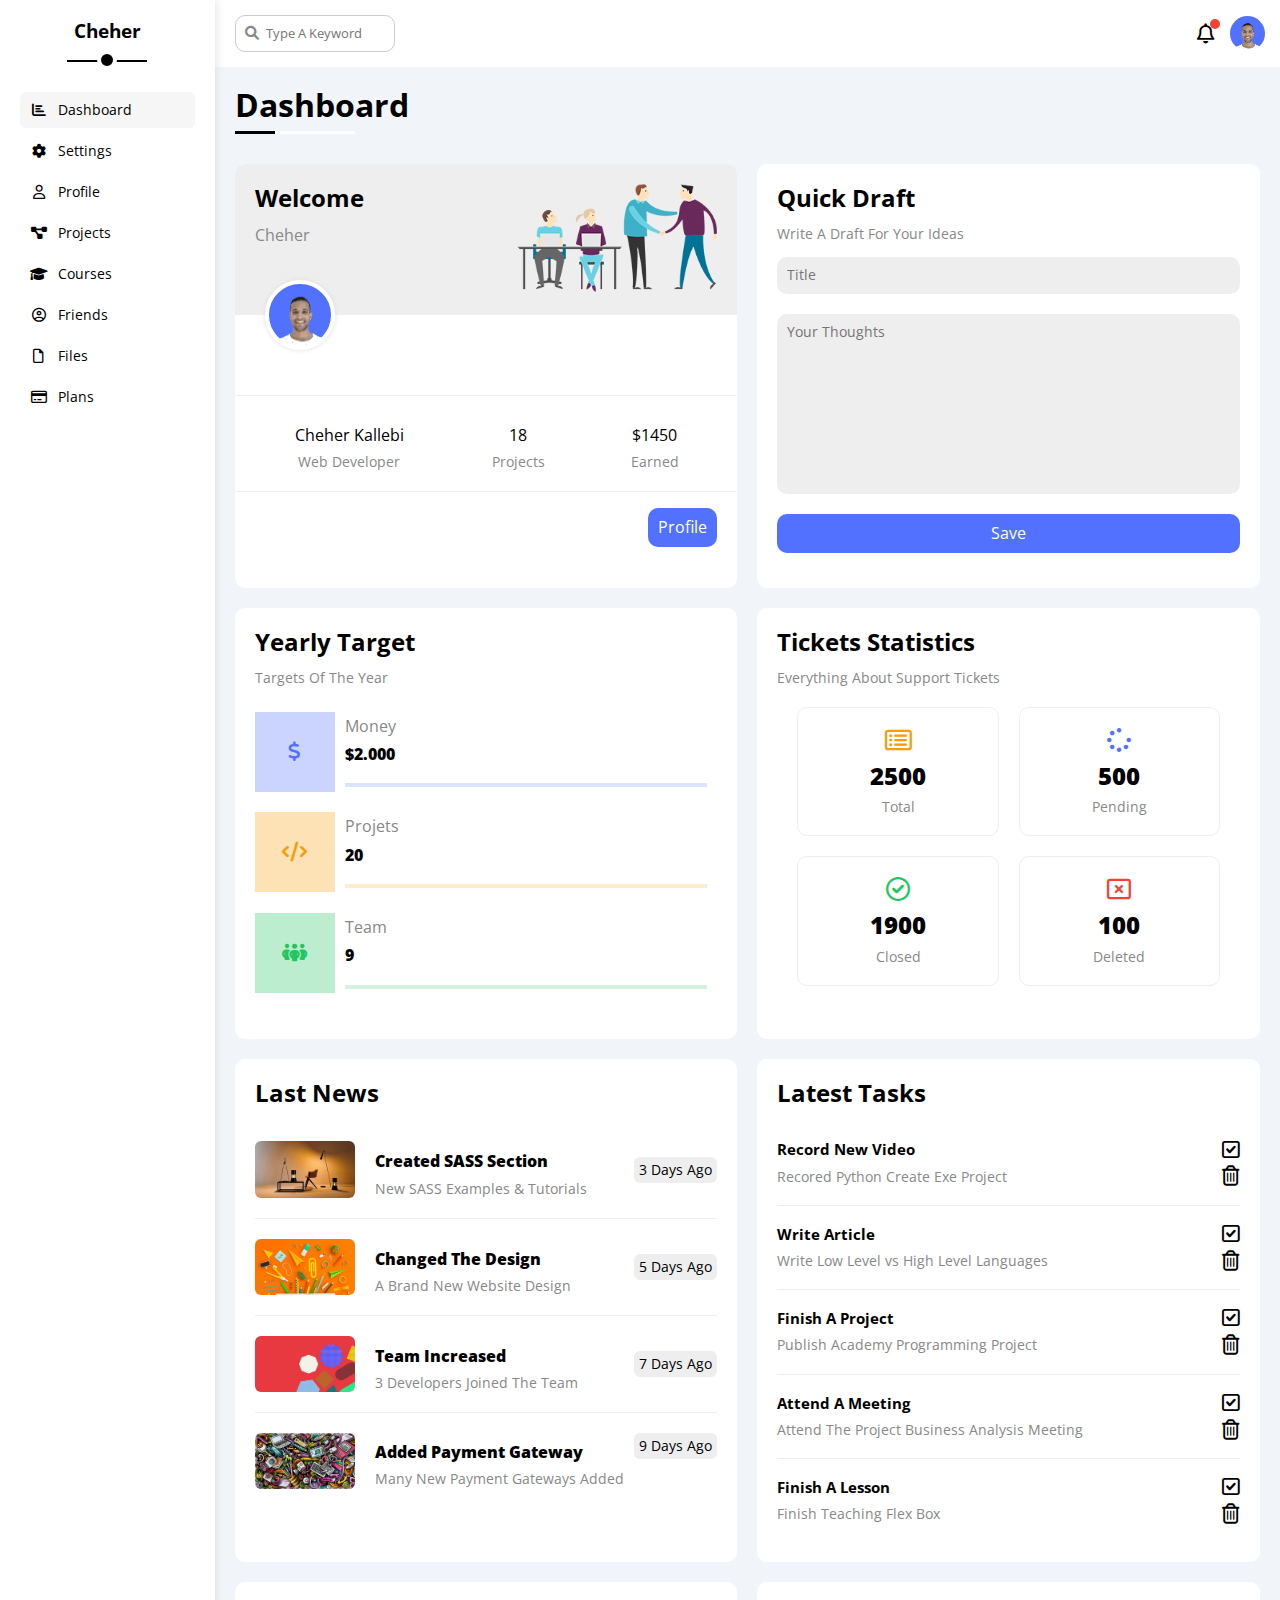
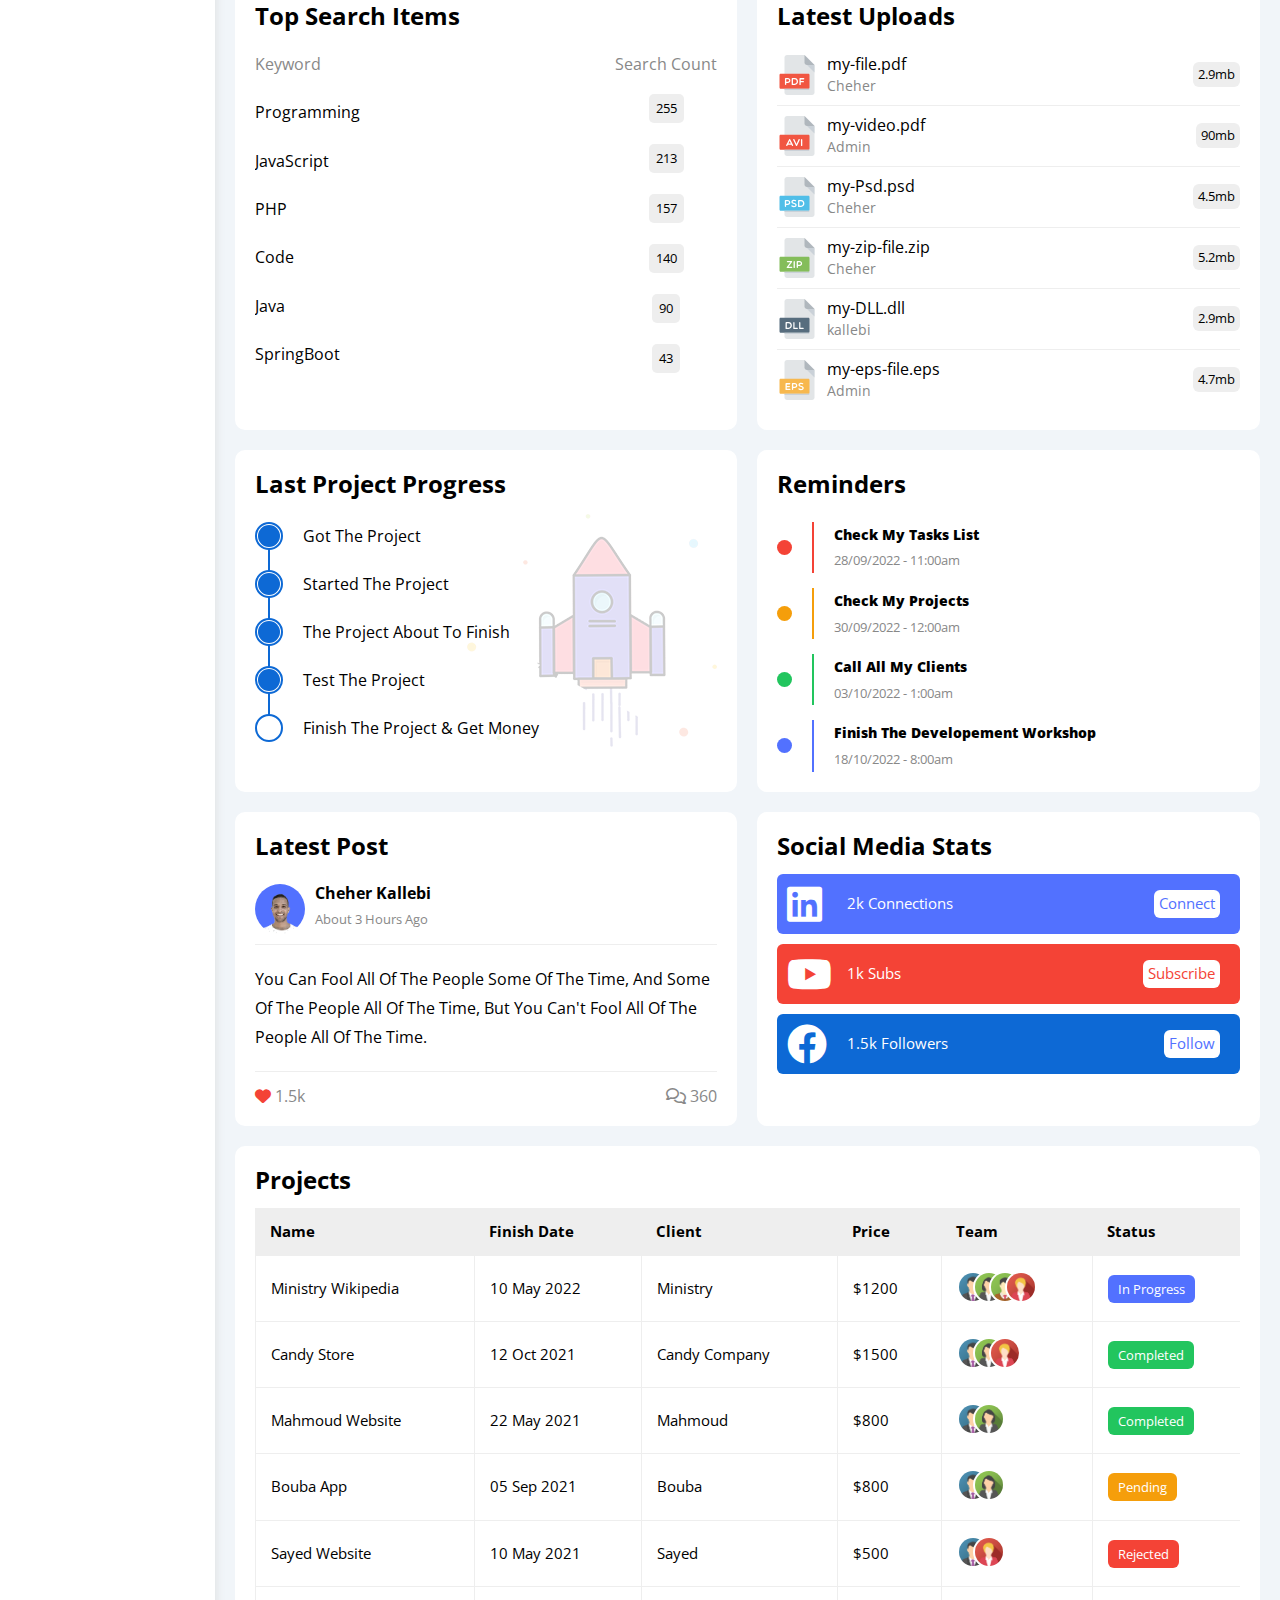
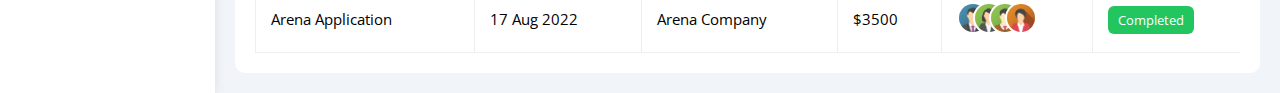
<file: index.html>
<!DOCTYPE html>
<html lang="en">
<head>
    <meta charset="UTF-8">
    <meta http-equiv="X-UA-Compatible" content="IE=edge">
    <meta name="viewport" content="width=device-width, initial-scale=1.0">
    <title>Dashboard</title>
    <!-- render normally all elements -->
    <link rel="stylesheet" href="CSS/normalize.css">
    <!-- framework css file  -->
    <link rel="stylesheet" href="CSS/framework.css">
    <!-- fontawesome Library  -->
    <link rel="stylesheet" href="CSS/all.min.css">
    <!-- main CSS file  -->
    <link rel="stylesheet" href="CSS/dashboard.css">
    <!-- google fonts -->
    <link rel="preconnect" href="https://fonts.googleapis.com">
    <link rel="preconnect" href="https://fonts.gstatic.com" crossorigin>
    <link href="https://fonts.googleapis.com/css2?family=Open+Sans:wght@300;500&#038display=swap" rel="stylesheet">
</head>
<body>
    <div class="page d-flex">
        <!-- start sidebar  -->
        <div class="sidebar bg-white p-20 p-relative">
            <h3 class="p-relative txt-c mt-0">Cheher</h3>
            <ul>
                <li>
                    <a class="active d-flex f-align-center fs-14 c-black rad-6 p-10" href="index.html">
                        <i class="fa-solid fa-chart-bar fa-fw"></i>
                        <span>Dashboard</span>
                    </a>
                </li>
                <li>
                    <a class="d-flex f-align-center fs-14 c-black rad-6 p-10" href="settings.html">
                        <i class="fa-solid fa-gear fa-fw"></i>
                        <span>Settings</span>
                    </a>
                </li>
                <li>
                    <a class="d-flex f-align-center fs-14 c-black rad-6 p-10" href="profile.html">
                        <i class="fa-regular fa-user fa-fw"></i>
                        <span>Profile</span>
                    </a>
                </li>
                <li>
                    <a class="d-flex f-align-center fs-14 c-black rad-6 p-10" href="projects.html">
                        <i class="fa-solid fa-diagram-project fa-fw"></i>
                        <span>Projects</span>
                    </a>
                </li>
                <li>
                    <a class="d-flex f-align-center fs-14 c-black rad-6 p-10" href="courses.html">
                        <i class="fa-solid fa-graduation-cap fa-fw"></i>
                        <span>Courses</span>
                    </a>
                </li>
                <li>
                    <a class="d-flex f-align-center fs-14 c-black rad-6 p-10" href="friends.html">
                        <i class="fa-regular fa-circle-user fa-fw"></i>
                        <span>Friends</span>
                    </a>
                </li>
                <li>
                    <a class="d-flex f-align-center fs-14 c-black rad-6 p-10" href="files.html">
                        <i class="fa-regular fa-file fa-fw"></i>
                        <span>Files</span>
                    </a>
                </li>
                <li>
                    <a class="d-flex f-align-center fs-14 c-black rad-6 p-10" href="plans.html">
                        <i class="fa-regular fa-credit-card fa-fw"></i>
                        <span>Plans</span>
                    </a>
                </li>
            </ul>
        </div>
        <!-- end sidebar  -->
        <!-- start main content  -->
        <div class="content w-full">
            <!-- start head  -->
            <div class="head bg-white p-15 flex-between">
                <div class="search p-relative">
                    <input type="search" placeholder="Type A Keyword" class="p-10 rad-10">
                </div>
                <div class="icons d-flex f-align-center">
                    <span class="notification p-relative">
                        <i class="fa-regular fa-bell fa-lg"></i>
                    </span>
                    <img src="images/avatar.jpg" class="rad-50" alt="">
                </div>
            </div>
            <h1 class="p-relative">Dashboard</h1>
            <!-- end head  -->
            <!-- start wrapper  -->
            <div class="wrapper d-grid gap-20">
                <!-- start welcome  -->
                <div class="welcome bg-white rad-10 txt-c-mobile d-block-mobile over-hidden">
                    <header class="d-flex p-20 f-space-between p-relative bg-eee">
                        <div class="title">
                            <h2>Welcome</h2>
                            <p>Cheher</p>
                        </div>
                        <div class="image">
                            <img class="hide-mobile" src="images/welcome.png" alt="welcome image">
                        </div>
                    </header>
                    <section class="p-relative">
                        <div class="info d-grid p-20 gap-20">
                            <div class="column">
                                <p class="p-10">Cheher Kallebi</p>
                                <p>Web Developer</p>
                            </div>
                            <div class="column">
                                <p class="p-10">18</p>
                                <p>Projects</p>
                            </div>
                            <div class="column">
                                <p class="p-10">$1450</p>
                                <p>Earned</p>
                            </div>
                        </div>
                        <a href="https://www.linkedin.com/in/cheher-kallebi/" target="_blank" class="p-absolute main-button">Profile</a>
                    </section>
                </div>
                <!-- end welcome  -->
                <!-- start QuickDraft -->
                <div class="quick-draft bg-white rad-10 p-20">
                    <h2>Quick Draft</h2>
                    <p class="c-grey fs-14">Write A Draft For Your Ideas</p>
                    <form name="EmailForm" class="d-flex mtb-15">
                        <input type="text" name="title" placeholder="Title" class="fs-14">
                        <textarea name="textarea" id="" cols="30" rows="10" placeholder="Your Thoughts" class="fs-14"></textarea>
                        <input type="submit" value="Save" class="main-button">
                    </form>
                </div>
                <!-- end QuickDraft  -->
                <!-- start Yearly Target -->
                <div class="yearly-target bg-white rad-10 p-20">
                    <h2>Yearly Target</h2>
                    <p class="c-grey fs-14">Targets Of The Year</p>
                    <div class="stat mtb-15">
                        <div class="row d-flex ptb-10">
                            <div class="icon flex-center">
                                <i class="fa-solid fa-dollar-sign"></i>
                            </div>
                            <div class="detail plr-10 ptb-5 flex-1">
                                <p class="c-grey">Money</p>
                                <p class="fw-b ptb-10">$2.000</p>
                                <div class="progress">
                                    <span style="width: 0;" data-width="80%">
                                        <span>80%</span>
                                    </span>
                                </div>
                            </div>
                        </div>
                        <div class="row d-flex ptb-10">
                            <div class="icon flex-center">
                                <i class="fa-solid fa-code"></i>
                            </div>
                            <div class="detail plr-10 ptb-5 flex-1">
                                <p class="c-grey ">Projets</p>
                                <p class="fw-b ptb-10">20</p>
                                <div class="progress">
                                    <span style="width: 0;" data-width="55%">
                                        <span>55%</span>
                                    </span>
                                </div>
                            </div>
                        </div>
                        <div class="row d-flex ptb-10">
                            <div class="icon flex-center">
                                <i class="fa-sharp fa-solid fa-people-group"></i>
                            </div>
                            <div class="detail plr-10 ptb-5 flex-1">
                                <p class="c-grey">Team</p>
                                <p class="fw-b ptb-10">9</p>
                                <div class="progress">
                                    <span style="width: 0;" data-width="75%">
                                        <span>75%</span>
                                    </span>
                                </div>
                            </div>
                        </div>
                    </div>
                </div>
                <!-- end Yearly Target -->
                <!-- start tickets statistics -->
                <div class="tickets bg-white rad-10 p-20">
                    <h2 class="pb-15">Tickets Statistics</h2>
                    <p class="c-grey fs-14">Everything About Support Tickets</p>
                    <div class="stats d-flex f-wrap gap-20 p-20">
                        <div class="case p-20 flex-center">
                            <i class="fa-regular fa-rectangle-list fs-15rem mb-10 c-orange"></i>
                            <span class="fs-15rem fw-b mb-10">2500</span>
                            <p class="c-grey fs-14">Total</p>
                        </div>
                        <div class="case p-20 flex-center">
                            <i class="fa-solid fa-spinner fs-15rem mb-10 c-blue"></i>
                            <span class="fs-15rem fw-b mb-10">500</span>
                            <p class="c-grey fs-14">Pending</p>
                        </div>
                        <div class="case p-20 flex-center">
                            <i class="fa-regular fa-circle-check fs-15rem mb-10 c-green"></i>
                            <span class="fs-15rem fw-b mb-10">1900</span>
                            <p class="c-grey fs-14">Closed</p>
                        </div>
                        <div class="case p-20 flex-center">
                            <i class="fa-regular fa-rectangle-xmark fs-15rem mb-10 c-red"></i>
                            <span class="fs-15rem fw-b mb-10">100</span>
                            <p class="c-grey fs-14">Deleted</p>
                        </div>
                    </div>
                </div>
                <!-- end ticket statistics -->
                <!-- start last news -->
                <div class="last-news bg-white rad-10 p-20 txt-c-mobile">
                    <h2 class="pb-15">Last News</h2>
                    <div class="news-row w-full d-flex gap-20 ptb-20 p-relative d-block-mobile">
                        <img src="images/news-01.png" class="w-full rad-6" alt="">
                        <div class="info">
                            <p class="fw-b ptb-10">Created SASS Section</p>
                            <p class="c-grey fs-14">New SASS Examples & Tutorials</p>
                        </div>
                        <span class="fs-14 rad-6 bg-eee p-5">3 Days Ago</span>
                    </div>
                    <div class="news-row w-full d-flex gap-20 ptb-20 p-relative d-block-mobile">
                        <img src="images/news-02.png" class="rad-6" alt="">
                        <div class="info">
                            <p class="fw-b ptb-10">Changed The Design</p>
                            <p class="c-grey fs-14">A Brand New Website Design</p>
                        </div>
                        <span class="fs-14 rad-6 bg-eee p-5">5 Days Ago</span>
                    </div>
                    <div class="news-row w-full d-flex gap-20 ptb-20 p-relative d-block-mobile">
                        <img src="images/news-03.png" class="rad-6" alt="">
                        <div class="info">
                            <p class="fw-b ptb-10">Team Increased</p>
                            <p class="c-grey fs-14">3 Developers Joined The Team</p>
                        </div>
                        <span class="fs-14 rad-6 bg-eee p-5">7 Days Ago</span>
                    </div>
                    <div class="news-row w-full d-flex gap-20 ptb-20 p-relative d-block-mobile">
                        <img src="images/news-04.png" class="rad-6" alt="">
                        <div class="info">
                            <p class="fw-b ptb-10">Added Payment Gateway</p>
                            <p class="c-grey fs-14">Many New Payment Gateways Added</p>
                        </div>
                        <span class="fs-14 rad-6 bg-eee p-5">9 Days Ago</span>
                    </div>
                </div>
                <!-- end last news -->
                <!-- start Latest Tasks -->
                <div class="latest-task bg-white rad-10 p-20">
                    <h2 class="pb-15">Latest Tasks</h2>
                    <div class="tasks">
                        <div class="task ptb-15 d-flex">
                            <div class="info">
                                <h3 class="fs-15 ptb-5" contenteditable="true">Record New Video</h3>
                                <p class="fs-14 c-grey ptb-5" contenteditable="true">Recored Python Create Exe Project</p>
                            </div>
                            <div class="icons d-flex">
                                <i class="fa-regular fa-square-check fs-125rem"></i>
                                <i class="fa-regular fa-trash-can fs-125rem delete"></i>
                            </div>
                        </div>
                        <div class="task ptb-15 d-flex">
                            <div class="info">
                                <h3 class="fs-15 ptb-5" contenteditable="true">Write Article</h3>
                                <p class="fs-14 c-grey ptb-5" contenteditable="true">Write Low Level vs High Level Languages</p>
                            </div>
                            <div class="icons d-flex">
                                <i class="fa-regular fa-square-check fs-125rem"></i>
                                <i class="fa-regular fa-trash-can fs-125rem delete"></i>
                            </div>
                        </div>
                        <div class="task ptb-15 d-flex">
                            <div class="info">
                                <h3 class="fs-15 ptb-5" contenteditable="true">Finish A Project</h3>
                                <p class="fs-14 c-grey ptb-5" contenteditable="true">Publish Academy Programming Project</p>
                            </div>
                            <div class="icons d-flex">
                                <i class="fa-regular fa-square-check fs-125rem"></i>
                                <i class="fa-regular fa-trash-can fs-125rem delete"></i>
                            </div>
                        </div>
                        <div class="task ptb-15 d-flex">
                            <div class="info">
                                <h3 class="fs-15 ptb-5" contenteditable="true">Attend A Meeting</h3>
                                <p class="fs-14 c-grey ptb-5" contenteditable="true">Attend The Project Business Analysis Meeting</p>
                            </div>
                            <div class="icons d-flex">
                                <i class="fa-regular fa-square-check fs-125rem"></i>
                                <i class="fa-regular fa-trash-can fs-125rem delete"></i>
                            </div>
                        </div>
                        <div class="task ptb-15 d-flex">
                            <div class="info">
                                <h3 class="fs-15 ptb-5" contenteditable="true">Finish A Lesson</h3>
                                <p class="fs-14 c-grey ptb-5" contenteditable="true">Finish Teaching Flex Box</p>
                            </div>
                            <div class="icons d-flex">
                                <i class="fa-regular fa-square-check fs-125rem"></i>
                                <i class="fa-regular fa-trash-can fs-125rem delete"></i>
                            </div>
                        </div>
                    </div>
                </div>
                <!-- end Latest Tasks -->
                <!-- start Top Search  -->
                <div class="top-search bg-white p-20 rad-10">
                    <h2 class="pb-15">Top Search Items</h2>
                    <div class="content d-flex f-j-between">
                        <div class="keyword d-flex">
                            <span class="c-grey mt-10">Keyword</span>
                            <span>Programming</span>
                            <span>JavaScript</span>
                            <span>PHP</span>
                            <span>Code</span>
                            <span>Java</span>
                            <span>SpringBoot</span>
                        </div>
                        <div class="search-count d-flex">
                            <span class="c-grey mt-10">Search Count</span>
                            <span>255</span>
                            <span>213</span>
                            <span>157</span>
                            <span>140</span>
                            <span>90</span>
                            <span>43</span>
                        </div>
                    </div>
                </div>
                <!-- end Top search  -->
                <!-- start Uploads -->
                <div class="uploads bg-white p-20 rad-10">
                    <h2 class="pb-15">Latest Uploads</h2>
                    <div class="files d-flex">
                        <div class="upload-row d-flex f-align-center ptb-10">
                            <img src="images/pdf.svg" class="w-40" alt="">
                            <div class="info flex-1 plr-10">
                                <p class="mb-5">my-file.pdf</p>
                                <p class="fs-14 c-grey">Cheher</p>
                            </div>
                            <span class="p-5 bg-eee rad-6 fs-13">2.9mb</span>
                        </div>
                        <div class="upload-row d-flex f-align-center ptb-10">
                            <img src="images/avi.svg" class="w-40" alt="">
                            <div class="info flex-1 plr-10">
                                <p class="mb-5">my-video.pdf</p>
                                <p class="fs-14 c-grey">Admin</p>
                            </div>
                            <span class="p-5 bg-eee rad-6 fs-13">90mb</span>
                        </div>
                        <div class="upload-row d-flex f-align-center ptb-10">
                            <img src="images/psd.svg" class="w-40" alt="">
                            <div class="info flex-1 plr-10">
                                <p class="mb-5">my-Psd.psd</p>
                                <p class="fs-14 c-grey">Cheher</p>
                            </div>
                            <span class="p-5 bg-eee rad-6 fs-13">4.5mb</span>
                        </div>
                        <div class="upload-row d-flex f-align-center ptb-10">
                            <img src="images/zip.svg" class="w-40" alt="">
                            <div class="info flex-1 plr-10">
                                <p class="mb-5">my-zip-file.zip</p>
                                <p class="fs-14 c-grey">Cheher</p>
                            </div>
                            <span class="p-5 bg-eee rad-6 fs-13">5.2mb</span>
                        </div>
                        <div class="upload-row d-flex f-align-center ptb-10">
                            <img src="images/dll.svg" class="w-40" alt="">
                            <div class="info flex-1 plr-10">
                                <p class="mb-5">my-DLL.dll</p>
                                <p class="fs-14 c-grey">kallebi</p>
                            </div>
                            <span class="p-5 bg-eee rad-6 fs-13">2.9mb</span>
                        </div>
                        <div class="upload-row d-flex f-align-center ptb-10">
                            <img src="images/eps.svg" class="w-40" alt="">
                            <div class="info flex-1 plr-10">
                                <p class="mb-5">my-eps-file.eps</p>
                                <p class="fs-14 c-grey">Admin</p>
                            </div>
                            <span class="p-5 bg-eee rad-6 fs-13">4.7mb</span>
                        </div>
                    </div>
                </div>
                <!-- end Uploads -->
                <!-- start Last Project  -->
                <div class="last-project bg-white p-20 rad-10">
                    <h2 class="pb-15">Last Project Progress</h2>
                    <div class="progress p-relative">
                        <div class="step d-flex f-align-center gap-20 ptb-10">
                            <span class="rad-50"><span class="rad-50"></span></span>
                            <p>Got The Project</p>
                        </div>
                        <div class="step d-flex f-align-center gap-20 ptb-10">
                            <span class="rad-50"><span class="rad-50"></span></span>
                            <p>Started The Project</p>
                        </div>
                        <div class="step d-flex f-align-center gap-20 ptb-10">
                            <span class="rad-50"><span class="rad-50"></span></span>
                            <p>The Project About To Finish</p>
                        </div>
                        <div class="step d-flex f-align-center gap-20 ptb-10">
                            <span class="rad-50"><span class="rad-50"></span></span>
                            <p>Test The Project</p>
                        </div>
                        <div class="step d-flex f-align-center gap-20 ptb-10">
                            <span class="rad-50"></span>
                            <p>Finish The Project & Get Money</p>
                        </div>
                        <img src="images/project.png" class="p-absolute" alt="">
                    </div>
                </div>
                <!-- end Last Project  -->
                <!-- start reminders  -->
                <div class="reminders bg-white rad-10 p-20">
                    <h2 class="pb-15">Reminders</h2>
                    <ul class="mt-10">
                        <li class="d-flex f-align-center mb-15">
                            <span class="rad-50 mr-20"></span>
                            <div class="content plr-10">
                                <p class="fs-14 fw-b ptb-5 plr-10">Check My Tasks List</p>
                                <p class="fs-13 ptb-5 plr-10 c-grey">28/09/2022 - 11:00am</p>
                            </div>
                        </li>
                        <li class="d-flex f-align-center mb-15">
                            <span class="rad-50 mr-20"></span>
                            <div class="content plr-10">
                                <p class="fs-14 fw-b ptb-5 plr-10">Check My Projects</p>
                                <p class="fs-13 ptb-5 plr-10 c-grey">30/09/2022 - 12:00am</p>
                            </div>
                        </li>
                        <li class="d-flex f-align-center mb-15">
                            <span class="rad-50 mr-20"></span>
                            <div class="content plr-10">
                                <p class="fs-14 fw-b ptb-5 plr-10">Call All My Clients</p>
                                <p class="fs-13 ptb-5 plr-10 c-grey">03/10/2022 - 1:00am</p>
                            </div>
                        </li>
                        <li class="d-flex f-align-center">
                            <span class="rad-50 mr-20"></span>
                            <div class="content plr-10">
                                <p class="fs-14 fw-b ptb-5 plr-10">Finish The Developement Workshop</p>
                                <p class="fs-13 ptb-5 plr-10 c-grey">18/10/2022 - 8:00am</p>
                            </div>
                        </li>
                    </ul>
                </div>
                <!-- end reminders  -->
                <!-- start latest post  -->
                <div class="post bg-white rad-10 p-20">
                    <h2 class="pb-15">Latest Post</h2>
                    <div class="head d-flex ptb-10">
                        <img src="images/avatar.jpg" class="w-50 rad-50" alt="">
                        <div class="info plr-10">
                            <h4 class="mb-10">Cheher Kallebi</h4>
                            <p class="c-grey fs-13">About 3 Hours Ago</p>
                        </div>
                    </div>
                    <div class="publication ptb-20">
                        <p>You Can Fool All Of The People Some Of The Time, And Some Of The People All Of The Time, But You Can't Fool All Of The People All Of The Time.</p>
                    </div>
                    <div class="reactions flex-between mt-15">
                        <div class="react">
                            <i class="fa-solid fa-heart c-red"></i>
                            <span class="c-grey">1.5k</span>
                        </div>
                        <div class="comment c-grey">
                            <i class="fa-regular fa-comments"></i>
                            <span>360</span>
                        </div>
                    </div>
                </div>
                <!-- end latest post  -->
                <!-- start social media -->
                <div class="social-media bg-white p-20 rad-10">
                    <h2 class="pb-15">Social Media Stats</h2>
                    <ul>
                        <li class="d-flex f-align-center rad-6 mb-10">
                            <div class="media d-flex f-align-center flex-1">
                                <i class="fa-brands fa-linkedin"></i>
                                <p class="c-white plr-10 fs-15">2k Connections</p>
                            </div>
                            <a href="https://www.linkedin.com/in/cheher-kallebi/" target="_blank" class="p-5 mr-20 rad-6 c-blue bg-white fs-15">Connect</a>
                        </li>
                        <li class="d-flex f-align-center rad-6 mb-10">
                            <div class="media d-flex f-align-center flex-1">
                                <i class="fa-brands fa-youtube"></i>
                                <p class="c-white plr-10 fs-15">1k Subs</p>
                            </div>
                            <a href="https://www.linkedin.com/in/cheher-kallebi/" target="_blank" class="p-5 mr-20 rad-6 c-red bg-white fs-15">Subscribe</a>
                        </li>
                        <li class="d-flex f-align-center rad-6">
                            <div class="media d-flex f-align-center flex-1">
                                <i class="fa-brands fa-facebook"></i>
                                <p class="c-white plr-10 fs-15">1.5k Followers</p>
                            </div>
                            <a href="https://www.facebook.com/cheher.blez.9/" target="_blank" class="p-5 mr-20 rad-6 c-blue bg-white fs-15">Follow</a>
                        </li>
                    </ul>
                </div>
                <!-- end social media -->
            </div>
            <!-- end wrapper  -->
            <!-- start projects table  -->
            <div class="projects p-20 bg-white rad-10 m-20">
                <h2 class="pb-15">Projects</h2>
                <div class="responsive-table">
                    <table class="fs-15 w-full">
                        <thead>
                            <td>Name</td>
                            <td>Finish Date</td>
                            <td>Client</td>
                            <td>Price</td>
                            <td>Team</td>
                            <td>Status</td>
                        </thead>
                        <tbody>
                            <tr>
                                <td>Ministry Wikipedia</td>
                                <td>10 May 2022</td>
                                <td>Ministry</td>
                                <td>$1200</td>
                                <td>
                                    <img src="images/team-01.png" alt="">
                                    <img src="images/team-02.png" alt="">
                                    <img src="images/team-03.png" alt="">
                                    <img src="images/team-05.png" alt="">
                                </td>
                                <td>
                                    <span class="label bg-blue c-white">In Progress</span>
                                </td>
                            </tr>
                            <tr>
                                <td>Candy Store</td>
                                <td>12 Oct 2021</td>
                                <td>Candy Company</td>
                                <td>$1500</td>
                                <td>
                                    <img src="images/team-01.png" alt="">
                                    <img src="images/team-02.png" alt="">
                                    <img src="images/team-05.png" alt="">
                                </td>
                                <td>
                                    <span class="label bg-green c-white">Completed</span>
                                </td>
                            </tr>
                            <tr>
                                <td>Mahmoud Website</td>
                                <td>22 May 2021</td>
                                <td>Mahmoud</td>
                                <td>$800</td>
                                <td>
                                    <img src="images/team-01.png" alt="">
                                    <img src="images/team-02.png" alt="">
                                </td>
                                <td>
                                    <span class="label bg-green c-white">Completed</span>
                                </td>
                            </tr>
                            <tr>
                                <td>Bouba App</td>
                                <td>05 Sep 2021</td>
                                <td>Bouba</td>
                                <td>$800</td>
                                <td>
                                    <img src="images/team-01.png" alt="">
                                    <img src="images/team-02.png" alt="">
                                </td>
                                <td>
                                    <span class="label bg-orange c-white">Pending</span>
                                </td>
                            </tr>
                            <tr>
                                <td>Sayed Website</td>
                                <td>10 May 2021</td>
                                <td>Sayed</td>
                                <td>$500</td>
                                <td>
                                    <img src="images/team-01.png" alt="">
                                    <img src="images/team-05.png" alt="">
                                </td>
                                <td>
                                    <span class="label bg-red c-white">Rejected</span>
                                </td>
                            </tr>
                            <tr>
                                <td>Arena Application</td>
                                <td>17 Aug 2022</td>
                                <td>Arena Company</td>
                                <td>$3500</td>
                                <td>
                                    <img src="images/team-01.png" alt="">
                                    <img src="images/team-02.png" alt="">
                                    <img src="images/team-03.png" alt="">
                                    <img src="images/team-04.png" alt="">
                                </td>
                                <td>
                                    <span class="label bg-green c-white">Completed</span>
                                </td>
                            </tr>
                        </tbody>
                    </table>
                </div>
            </div>
            <!-- end projects table  -->
        </div>
        <!-- end main content -->
    </div>
    <script src="JavaScript/main.js"></script>
</body>
</html>
</file>
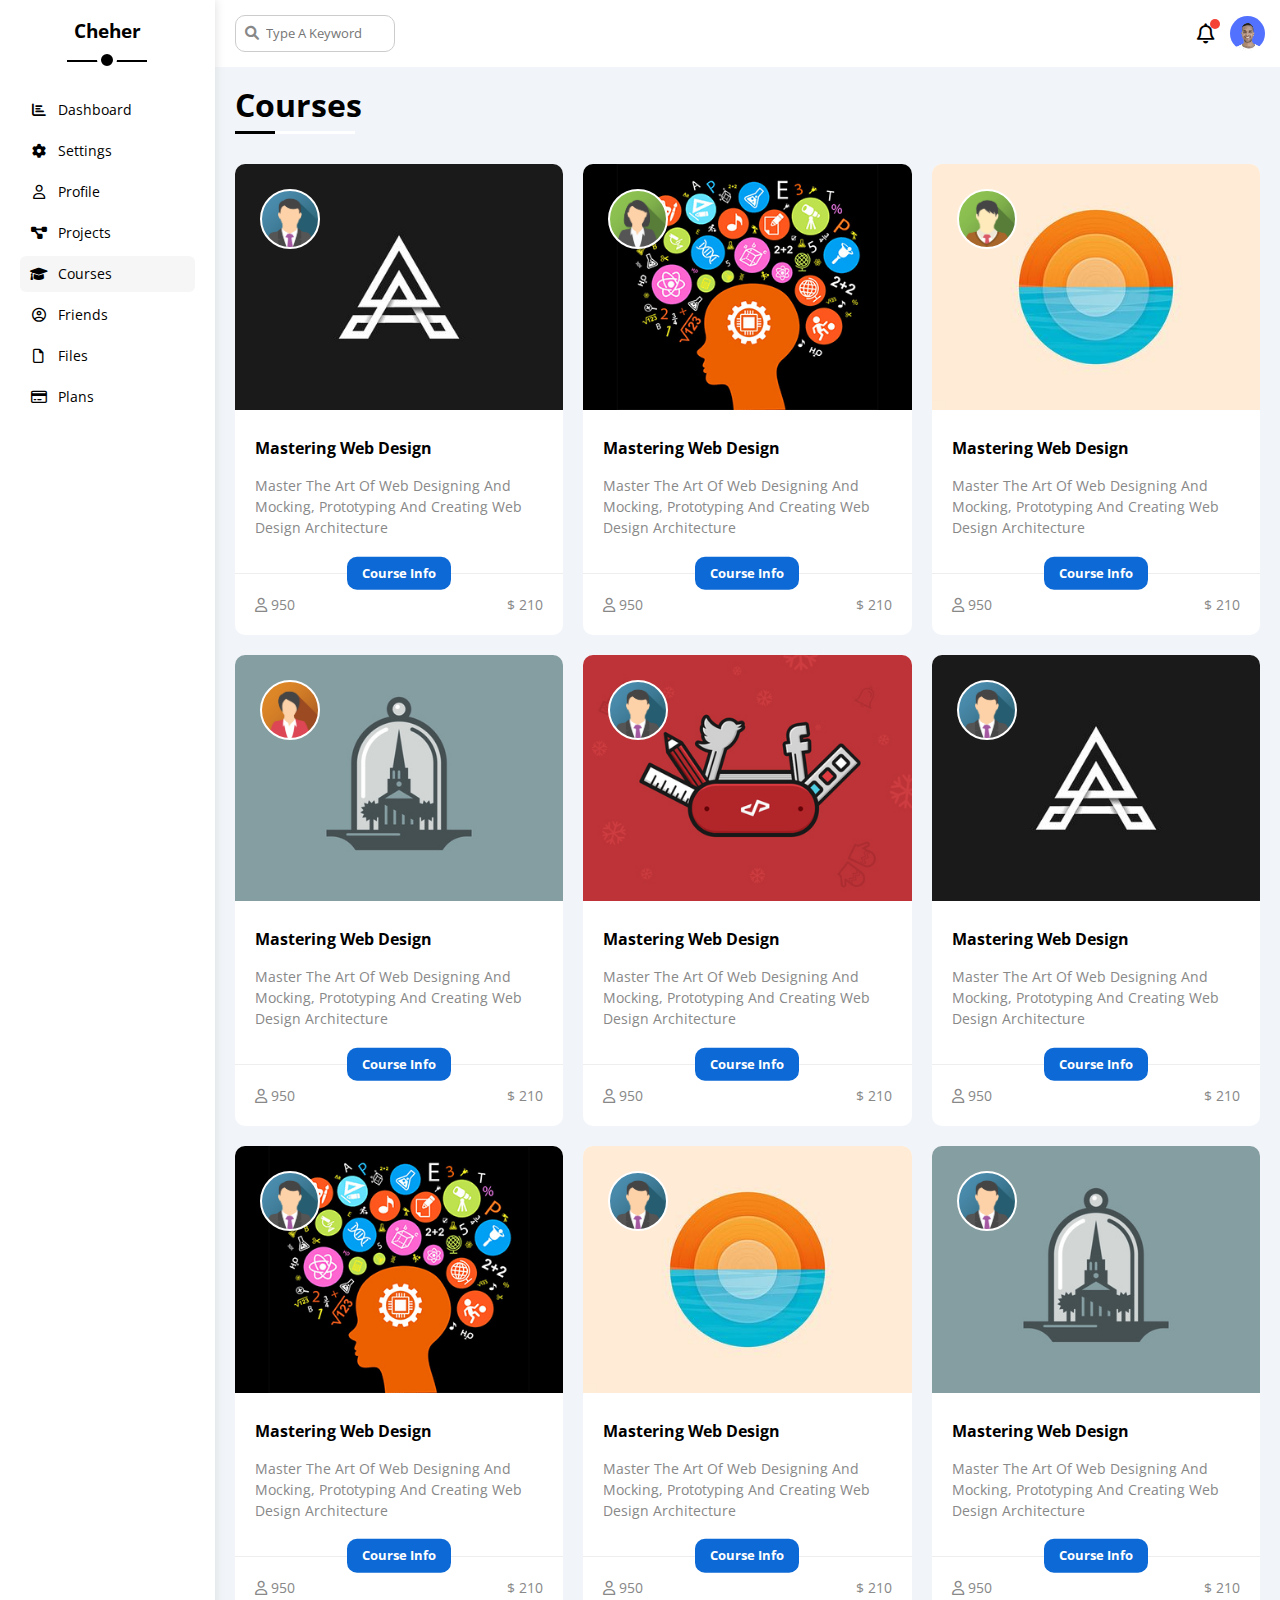
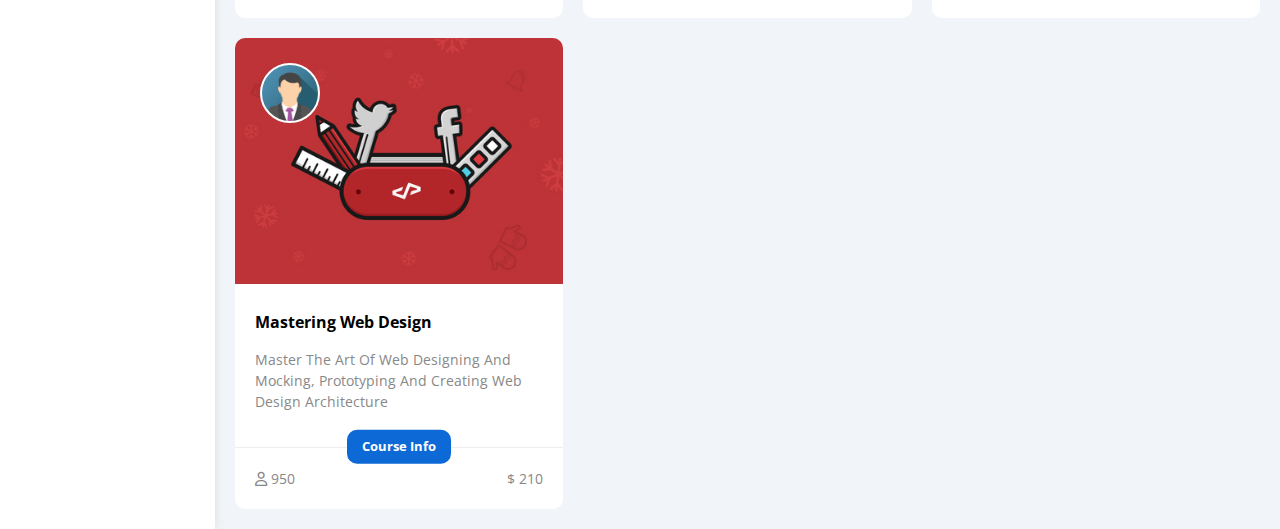
<file: courses.html>
<!DOCTYPE html>
<html lang="en">
<head>
   <meta charset="UTF-8">
   <meta http-equiv="X-UA-Compatible" content="IE=edge">
   <meta name="viewport" content="width=device-width, initial-scale=1.0">
   <title>Courses</title>
   <!-- render normally all elements -->
   <link rel="stylesheet" href="CSS/normalize.css">
   <!-- framework css file  -->
   <link rel="stylesheet" href="CSS/framework.css">
   <!-- fontawesome Library  -->
   <link rel="stylesheet" href="CSS/all.min.css">
   <!-- main CSS file  -->
   <link rel="stylesheet" href="CSS/dashboard.css">
   <!-- google fonts -->
   <link rel="preconnect" href="https://fonts.googleapis.com">
   <link rel="preconnect" href="https://fonts.gstatic.com" crossorigin>
   <link href="https://fonts.googleapis.com/css2?family=Open+Sans:wght@300;500&#038display=swap" rel="stylesheet">
</head>
<body>
   <div class="page d-flex">
      <!-- start sidebar  -->
      <div class="sidebar bg-white p-20 p-relative">
         <h3 class="p-relative txt-c mt-0">Cheher</h3>
         <ul>
               <li>
                  <a class="d-flex f-align-center fs-14 c-black rad-6 p-10" href="index.html">
                     <i class="fa-solid fa-chart-bar fa-fw"></i>
                     <span>Dashboard</span>
                  </a>
               </li>
               <li>
                  <a class="d-flex f-align-center fs-14 c-black rad-6 p-10" href="settings.html">
                     <i class="fa-solid fa-gear fa-fw"></i>
                     <span>Settings</span>
                  </a>
               </li>
               <li>
                  <a class="d-flex f-align-center fs-14 c-black rad-6 p-10" href="profile.html">
                     <i class="fa-regular fa-user fa-fw"></i>
                     <span>Profile</span>
                  </a>
               </li>
               <li>
                  <a class="d-flex f-align-center fs-14 c-black rad-6 p-10" href="projects.html">
                     <i class="fa-solid fa-diagram-project fa-fw"></i>
                     <span>Projects</span>
                  </a>
               </li>
               <li>
                  <a class="active d-flex f-align-center fs-14 c-black rad-6 p-10" href="courses.html">
                     <i class="fa-solid fa-graduation-cap fa-fw"></i>
                     <span>Courses</span>
                  </a>
               </li>
               <li>
                  <a class="d-flex f-align-center fs-14 c-black rad-6 p-10" href="friends.html">
                     <i class="fa-regular fa-circle-user fa-fw"></i>
                     <span>Friends</span>
                  </a>
               </li>
               <li>
                  <a class="d-flex f-align-center fs-14 c-black rad-6 p-10" href="files.html">
                     <i class="fa-regular fa-file fa-fw"></i>
                     <span>Files</span>
                  </a>
               </li>
               <li>
                  <a class="d-flex f-align-center fs-14 c-black rad-6 p-10" href="plans.html">
                     <i class="fa-regular fa-credit-card fa-fw"></i>
                     <span>Plans</span>
                  </a>
               </li>
         </ul>
      </div>
      <!-- end sidebar  -->
      <!-- start main content  -->
      <div class="content w-full">
         <!-- start head  -->
         <div class="head bg-white p-15 flex-between">
               <div class="search p-relative">
                  <input type="search" placeholder="Type A Keyword" class="p-10 rad-10">
               </div>
               <div class="icons d-flex f-align-center">
                  <span class="notification p-relative">
                     <i class="fa-regular fa-bell fa-lg"></i>
                  </span>
                  <img src="images/avatar.jpg" class="rad-50" alt="">
               </div>
         </div>
         <h1 class="p-relative">Courses</h1>
         <!-- end head  -->
         <!-- start Courses page  -->
         <div class="courses-page d-grid gap-20">
            <div class="course-box rad-10 bg-white">
               <img src="images/course-01.jpg" alt="course image" class="w-full">
               <div class="description p-20">
                  <h4 class="mb-15">Mastering Web Design</h4>
                  <p class="fs-14 mb-15 c-grey">Master The Art Of Web Designing And Mocking, Prototyping And Creating Web Design Architecture</p>
               </div>
               <div class="statics flex-between f-align-center p-20">
                  <span class="fs-14 c-grey"><i class="fa-regular fa-user"></i> 950</span>
                  <span class="fs-14 c-grey">$ 210</span>
               </div>
            </div>
            <div class="course-box rad-10 bg-white">
               <img src="images/course-02.jpg" alt="course image" class="w-full">
               <div class="description p-20">
                  <h4 class="mb-15">Mastering Web Design</h4>
                  <p class="fs-14 mb-15 c-grey">Master The Art Of Web Designing And Mocking, Prototyping And Creating Web Design Architecture</p>
               </div>
               <div class="statics flex-between f-align-center p-20">
                  <span class="fs-14 c-grey"><i class="fa-regular fa-user"></i> 950</span>
                  <span class="fs-14 c-grey">$ 210</span>
               </div>
            </div>
            <div class="course-box rad-10 bg-white">
               <img src="images/course-03.jpg" alt="course image" class="w-full">
               <div class="description p-20">
                  <h4 class="mb-15">Mastering Web Design</h4>
                  <p class="fs-14 mb-15 c-grey">Master The Art Of Web Designing And Mocking, Prototyping And Creating Web Design Architecture</p>
               </div>
               <div class="statics flex-between f-align-center p-20">
                  <span class="fs-14 c-grey"><i class="fa-regular fa-user"></i> 950</span>
                  <span class="fs-14 c-grey">$ 210</span>
               </div>
            </div>
            <div class="course-box rad-10 bg-white">
               <img src="images/course-04.jpg" alt="course image" class="w-full">
               <div class="description p-20">
                  <h4 class="mb-15">Mastering Web Design</h4>
                  <p class="fs-14 mb-15 c-grey">Master The Art Of Web Designing And Mocking, Prototyping And Creating Web Design Architecture</p>
               </div>
               <div class="statics flex-between f-align-center p-20">
                  <span class="fs-14 c-grey"><i class="fa-regular fa-user"></i> 950</span>
                  <span class="fs-14 c-grey">$ 210</span>
               </div>
            </div>
            <div class="course-box rad-10 bg-white">
               <img src="images/course-05.jpg" alt="course image" class="w-full">
               <div class="description p-20">
                  <h4 class="mb-15">Mastering Web Design</h4>
                  <p class="fs-14 mb-15 c-grey">Master The Art Of Web Designing And Mocking, Prototyping And Creating Web Design Architecture</p>
               </div>
               <div class="statics flex-between f-align-center p-20">
                  <span class="fs-14 c-grey"><i class="fa-regular fa-user"></i> 950</span>
                  <span class="fs-14 c-grey">$ 210</span>
               </div>
            </div>
            <div class="course-box rad-10 bg-white">
               <img src="images/course-01.jpg" alt="course image" class="w-full">
               <div class="description p-20">
                  <h4 class="mb-15">Mastering Web Design</h4>
                  <p class="fs-14 mb-15 c-grey">Master The Art Of Web Designing And Mocking, Prototyping And Creating Web Design Architecture</p>
               </div>
               <div class="statics flex-between f-align-center p-20">
                  <span class="fs-14 c-grey"><i class="fa-regular fa-user"></i> 950</span>
                  <span class="fs-14 c-grey">$ 210</span>
               </div>
            </div>
            <div class="course-box rad-10 bg-white">
               <img src="images/course-02.jpg" alt="course image" class="w-full">
               <div class="description p-20">
                  <h4 class="mb-15">Mastering Web Design</h4>
                  <p class="fs-14 mb-15 c-grey">Master The Art Of Web Designing And Mocking, Prototyping And Creating Web Design Architecture</p>
               </div>
               <div class="statics flex-between f-align-center p-20">
                  <span class="fs-14 c-grey"><i class="fa-regular fa-user"></i> 950</span>
                  <span class="fs-14 c-grey">$ 210</span>
               </div>
            </div>
            <div class="course-box rad-10 bg-white">
               <img src="images/course-03.jpg" alt="course image" class="w-full">
               <div class="description p-20">
                  <h4 class="mb-15">Mastering Web Design</h4>
                  <p class="fs-14 mb-15 c-grey">Master The Art Of Web Designing And Mocking, Prototyping And Creating Web Design Architecture</p>
               </div>
               <div class="statics flex-between f-align-center p-20">
                  <span class="fs-14 c-grey"><i class="fa-regular fa-user"></i> 950</span>
                  <span class="fs-14 c-grey">$ 210</span>
               </div>
            </div>
            <div class="course-box rad-10 bg-white">
               <img src="images/course-04.jpg" alt="course image" class="w-full">
               <div class="description p-20">
                  <h4 class="mb-15">Mastering Web Design</h4>
                  <p class="fs-14 mb-15 c-grey">Master The Art Of Web Designing And Mocking, Prototyping And Creating Web Design Architecture</p>
               </div>
               <div class="statics flex-between f-align-center p-20">
                  <span class="fs-14 c-grey"><i class="fa-regular fa-user"></i> 950</span>
                  <span class="fs-14 c-grey">$ 210</span>
               </div>
            </div>
            <div class="course-box rad-10 bg-white">
               <img src="images/course-05.jpg" alt="course image" class="w-full">
               <div class="description p-20">
                  <h4 class="mb-15">Mastering Web Design</h4>
                  <p class="fs-14 mb-15 c-grey">Master The Art Of Web Designing And Mocking, Prototyping And Creating Web Design Architecture</p>
               </div>
               <div class="statics flex-between f-align-center p-20">
                  <span class="fs-14 c-grey"><i class="fa-regular fa-user"></i> 950</span>
                  <span class="fs-14 c-grey">$ 210</span>
               </div>
            </div>
         </div>
         <!-- end Courses page -->
      </div>
      <!-- end main content -->
   </div>
</body>
</html>
</file>
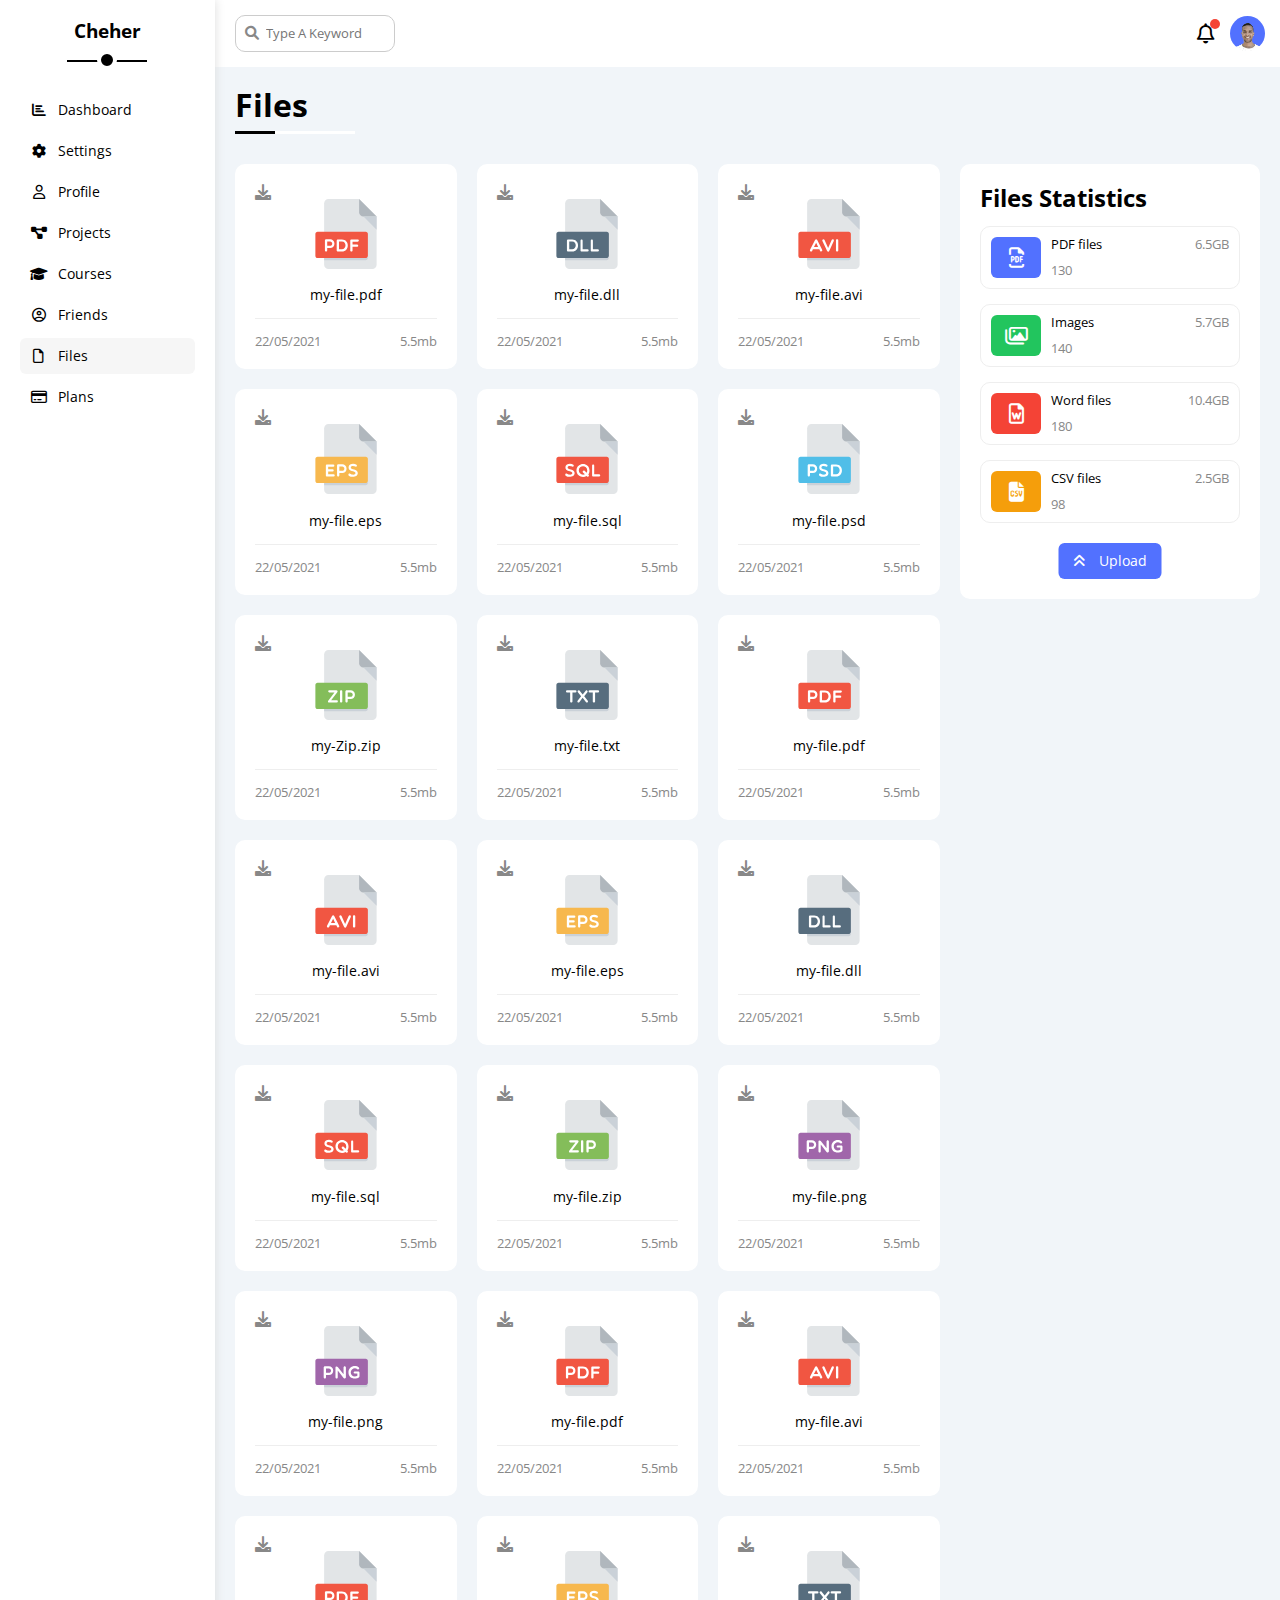
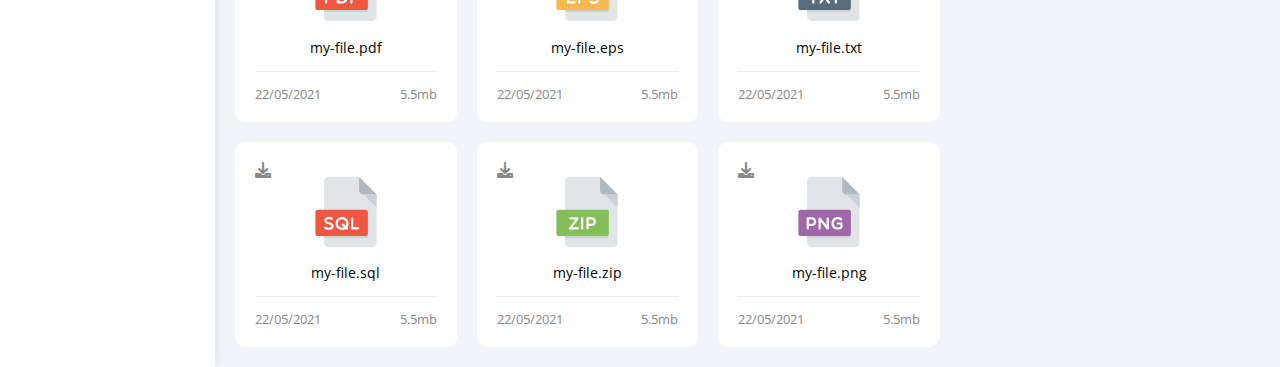
<file: files.html>
<!DOCTYPE html>
<html lang="en">
<head>
   <meta charset="UTF-8">
   <meta http-equiv="X-UA-Compatible" content="IE=edge">
   <meta name="viewport" content="width=device-width, initial-scale=1.0">
   <title>Files</title>
   <!-- render normally all elements -->
   <link rel="stylesheet" href="CSS/normalize.css">
   <!-- framework css file  -->
   <link rel="stylesheet" href="CSS/framework.css">
   <!-- fontawesome Library  -->
   <link rel="stylesheet" href="CSS/all.min.css">
   <!-- main CSS file  -->
   <link rel="stylesheet" href="CSS/dashboard.css">
   <!-- google fonts -->
   <link rel="preconnect" href="https://fonts.googleapis.com">
   <link rel="preconnect" href="https://fonts.gstatic.com" crossorigin>
   <link href="https://fonts.googleapis.com/css2?family=Open+Sans:wght@300;500&#038display=swap" rel="stylesheet">
</head>
<body>
   <div class="page d-flex">
      <!-- start sidebar  -->
      <div class="sidebar bg-white p-20 p-relative">
         <h3 class="p-relative txt-c mt-0">Cheher</h3>
         <ul>
               <li>
                  <a class="d-flex f-align-center fs-14 c-black rad-6 p-10" href="index.html">
                     <i class="fa-solid fa-chart-bar fa-fw"></i>
                     <span>Dashboard</span>
                  </a>
               </li>
               <li>
                  <a class="d-flex f-align-center fs-14 c-black rad-6 p-10" href="settings.html">
                     <i class="fa-solid fa-gear fa-fw"></i>
                     <span>Settings</span>
                  </a>
               </li>
               <li>
                  <a class="d-flex f-align-center fs-14 c-black rad-6 p-10" href="profile.html">
                     <i class="fa-regular fa-user fa-fw"></i>
                     <span>Profile</span>
                  </a>
               </li>
               <li>
                  <a class="d-flex f-align-center fs-14 c-black rad-6 p-10" href="projects.html">
                     <i class="fa-solid fa-diagram-project fa-fw"></i>
                     <span>Projects</span>
                  </a>
               </li>
               <li>
                  <a class="d-flex f-align-center fs-14 c-black rad-6 p-10" href="courses.html">
                     <i class="fa-solid fa-graduation-cap fa-fw"></i>
                     <span>Courses</span>
                  </a>
               </li>
               <li>
                  <a class="d-flex f-align-center fs-14 c-black rad-6 p-10" href="friends.html">
                     <i class="fa-regular fa-circle-user fa-fw"></i>
                     <span>Friends</span>
                  </a>
               </li>
               <li>
                  <a class="active d-flex f-align-center fs-14 c-black rad-6 p-10" href="files.html">
                     <i class="fa-regular fa-file fa-fw"></i>
                     <span>Files</span>
                  </a>
               </li>
               <li>
                  <a class="d-flex f-align-center fs-14 c-black rad-6 p-10" href="plans.html">
                     <i class="fa-regular fa-credit-card fa-fw"></i>
                     <span>Plans</span>
                  </a>
               </li>
         </ul>
      </div>
      <!-- end sidebar  -->
      <!-- start main content  -->
      <div class="content w-full">
         <!-- start head  -->
         <div class="head bg-white p-15 flex-between">
               <div class="search p-relative">
                  <input type="search" placeholder="Type A Keyword" class="p-10 rad-10">
               </div>
               <div class="icons d-flex f-align-center">
                  <span class="notification p-relative">
                     <i class="fa-regular fa-bell fa-lg"></i>
                  </span>
                  <img src="images/avatar.jpg" class="rad-50" alt="">
               </div>
         </div>
         <h1 class="p-relative">Files</h1>
         <!-- end head  -->
         <!-- start Files page  -->
         <div class="files-page d-flex gap-20 d-block-mobile">
            <!-- start files statics -->
            <div class="files-statics p-20 bg-white rad-10">
               <h2 class="pb-15">Files Statistics</h2>
               <div class="file-box d-flex gap-10 rad-10 p-10 mb-15">
                  <i class="fa-regular fa-file-pdf fa-lg p-20 fs-13 c-white bg-blue rad-6 w-50"></i>
                  <div class="description flex-between">
                     <div class="title flex-between f-d-column">
                        <p class="fs-13">PDF files</p>
                        <p class="fs-13 c-grey">130</p>
                     </div>
                     <p class="c-grey fs-13">6.5GB</p>
                  </div>
               </div>
               <div class="file-box d-flex gap-10 rad-10 p-10 mb-15">
                  <i class="fa-regular fa-images fa-lg p-20 fs-13 c-white bg-green rad-6 w-50"></i>
                  <div class="description flex-between">
                     <div class="title flex-between f-d-column">
                        <p class="fs-13">Images</p>
                        <p class="fs-13 c-grey">140</p>
                     </div>
                     <p class="c-grey fs-13">5.7GB</p>
                  </div>
               </div>
               <div class="file-box d-flex gap-10 rad-10 p-10 mb-15">
                  <i class="fa-regular fa-file-word fa-lg p-20 fs-13 c-white bg-red rad-6 w-50"></i>
                  <div class="description flex-between">
                     <div class="title flex-between f-d-column">
                        <p class="fs-13">Word files</p>
                        <p class="fs-13 c-grey">180</p>
                     </div>
                     <p class="c-grey fs-13">10.4GB</p>
                  </div>
               </div>
               <div class="file-box d-flex gap-10 rad-10 p-10">
                  <i class="fa-solid fa-file-csv fa-lg p-20 fs-13 c-white bg-orange rad-6 w-50"></i>
                  <div class="description flex-between">
                     <div class="title flex-between f-d-column">
                        <p class="fs-13">CSV files</p>
                        <p class="fs-13 c-grey">98</p>
                     </div>
                     <p class="c-grey fs-13">2.5GB</p>
                  </div>
               </div>
               <div class="upload">
                  <i class="fa-solid fa-angles-up"></i>
                  <span>Upload</span>
               </div>
            </div>
            <!-- end files statics -->
            <!-- start files cards  -->
            <div class="files-cards d-grid gap-20 rad-10">
               <div class="file-card bg-white rad-10 p-20">
                  <i class="fa-solid fa-download c-grey p-absolute"></i>
                  <img src="images/pdf.svg" alt="pdf file" class="mtb-15">
                  <p class="fs-14 mb-15">my-file.pdf</p>
                  <div class="info flex-between">
                     <span class="c-grey fs-13">22/05/2021</span>
                     <span class="c-grey fs-13">5.5mb</span>
                  </div>
               </div>
               <div class="file-card bg-white rad-10 p-20">
                  <i class="fa-solid fa-download c-grey p-absolute"></i>
                  <img src="images/dll.svg" alt="pdf file" class="mtb-15">
                  <p class="fs-14 mb-15">my-file.dll</p>
                  <div class="info flex-between">
                     <span class="c-grey fs-13">22/05/2021</span>
                     <span class="c-grey fs-13">5.5mb</span>
                  </div>
               </div>
               <div class="file-card bg-white rad-10 p-20">
                  <i class="fa-solid fa-download c-grey p-absolute"></i>
                  <img src="images/avi.svg" alt="pdf file" class="mtb-15">
                  <p class="fs-14 mb-15">my-file.avi</p>
                  <div class="info flex-between">
                     <span class="c-grey fs-13">22/05/2021</span>
                     <span class="c-grey fs-13">5.5mb</span>
                  </div>
               </div>
               <div class="file-card bg-white rad-10 p-20">
                  <i class="fa-solid fa-download c-grey p-absolute"></i>
                  <img src="images/eps.svg" alt="pdf file" class="mtb-15">
                  <p class="fs-14 mb-15">my-file.eps</p>
                  <div class="info flex-between">
                     <span class="c-grey fs-13">22/05/2021</span>
                     <span class="c-grey fs-13">5.5mb</span>
                  </div>
               </div>
               <div class="file-card bg-white rad-10 p-20">
                  <i class="fa-solid fa-download c-grey p-absolute"></i>
                  <img src="images/sql.svg" alt="pdf file" class="mtb-15">
                  <p class="fs-14 mb-15">my-file.sql</p>
                  <div class="info flex-between">
                     <span class="c-grey fs-13">22/05/2021</span>
                     <span class="c-grey fs-13">5.5mb</span>
                  </div>
               </div>
               <div class="file-card bg-white rad-10 p-20">
                  <i class="fa-solid fa-download c-grey p-absolute"></i>
                  <img src="images/psd.svg" alt="pdf file" class="mtb-15">
                  <p class="fs-14 mb-15">my-file.psd</p>
                  <div class="info flex-between">
                     <span class="c-grey fs-13">22/05/2021</span>
                     <span class="c-grey fs-13">5.5mb</span>
                  </div>
               </div>
               <div class="file-card bg-white rad-10 p-20">
                  <i class="fa-solid fa-download c-grey p-absolute"></i>
                  <img src="images/zip.svg" alt="pdf file" class="mtb-15">
                  <p class="fs-14 mb-15">my-Zip.zip</p>
                  <div class="info flex-between">
                     <span class="c-grey fs-13">22/05/2021</span>
                     <span class="c-grey fs-13">5.5mb</span>
                  </div>
               </div>
               <div class="file-card bg-white rad-10 p-20">
                  <i class="fa-solid fa-download c-grey p-absolute"></i>
                  <img src="images/txt.svg" alt="pdf file" class="mtb-15">
                  <p class="fs-14 mb-15">my-file.txt</p>
                  <div class="info flex-between">
                     <span class="c-grey fs-13">22/05/2021</span>
                     <span class="c-grey fs-13">5.5mb</span>
                  </div>
               </div>
               <div class="file-card bg-white rad-10 p-20">
                  <i class="fa-solid fa-download c-grey p-absolute"></i>
                  <img src="images/pdf.svg" alt="pdf file" class="mtb-15">
                  <p class="fs-14 mb-15">my-file.pdf</p>
                  <div class="info flex-between">
                     <span class="c-grey fs-13">22/05/2021</span>
                     <span class="c-grey fs-13">5.5mb</span>
                  </div>
               </div>
               <div class="file-card bg-white rad-10 p-20">
                  <i class="fa-solid fa-download c-grey p-absolute"></i>
                  <img src="images/avi.svg" alt="pdf file" class="mtb-15">
                  <p class="fs-14 mb-15">my-file.avi</p>
                  <div class="info flex-between">
                     <span class="c-grey fs-13">22/05/2021</span>
                     <span class="c-grey fs-13">5.5mb</span>
                  </div>
               </div>
               <div class="file-card bg-white rad-10 p-20">
                  <i class="fa-solid fa-download c-grey p-absolute"></i>
                  <img src="images/eps.svg" alt="pdf file" class="mtb-15">
                  <p class="fs-14 mb-15">my-file.eps</p>
                  <div class="info flex-between">
                     <span class="c-grey fs-13">22/05/2021</span>
                     <span class="c-grey fs-13">5.5mb</span>
                  </div>
               </div>
               <div class="file-card bg-white rad-10 p-20">
                  <i class="fa-solid fa-download c-grey p-absolute"></i>
                  <img src="images/dll.svg" alt="pdf file" class="mtb-15">
                  <p class="fs-14 mb-15">my-file.dll</p>
                  <div class="info flex-between">
                     <span class="c-grey fs-13">22/05/2021</span>
                     <span class="c-grey fs-13">5.5mb</span>
                  </div>
               </div>
               <div class="file-card bg-white rad-10 p-20">
                  <i class="fa-solid fa-download c-grey p-absolute"></i>
                  <img src="images/sql.svg" alt="pdf file" class="mtb-15">
                  <p class="fs-14 mb-15">my-file.sql</p>
                  <div class="info flex-between">
                     <span class="c-grey fs-13">22/05/2021</span>
                     <span class="c-grey fs-13">5.5mb</span>
                  </div>
               </div>
               <div class="file-card bg-white rad-10 p-20">
                  <i class="fa-solid fa-download c-grey p-absolute"></i>
                  <img src="images/zip.svg" alt="pdf file" class="mtb-15">
                  <p class="fs-14 mb-15">my-file.zip</p>
                  <div class="info flex-between">
                     <span class="c-grey fs-13">22/05/2021</span>
                     <span class="c-grey fs-13">5.5mb</span>
                  </div>
               </div>
               <div class="file-card bg-white rad-10 p-20">
                  <i class="fa-solid fa-download c-grey p-absolute"></i>
                  <img src="images/png.svg" alt="pdf file" class="mtb-15">
                  <p class="fs-14 mb-15">my-file.png</p>
                  <div class="info flex-between">
                     <span class="c-grey fs-13">22/05/2021</span>
                     <span class="c-grey fs-13">5.5mb</span>
                  </div>
               </div>
               <div class="file-card bg-white rad-10 p-20">
                  <i class="fa-solid fa-download c-grey p-absolute"></i>
                  <img src="images/png.svg" alt="pdf file" class="mtb-15">
                  <p class="fs-14 mb-15">my-file.png</p>
                  <div class="info flex-between">
                     <span class="c-grey fs-13">22/05/2021</span>
                     <span class="c-grey fs-13">5.5mb</span>
                  </div>
               </div>
               <div class="file-card bg-white rad-10 p-20">
                  <i class="fa-solid fa-download c-grey p-absolute"></i>
                  <img src="images/pdf.svg" alt="pdf file" class="mtb-15">
                  <p class="fs-14 mb-15">my-file.pdf</p>
                  <div class="info flex-between">
                     <span class="c-grey fs-13">22/05/2021</span>
                     <span class="c-grey fs-13">5.5mb</span>
                  </div>
               </div>
               <div class="file-card bg-white rad-10 p-20">
                  <i class="fa-solid fa-download c-grey p-absolute"></i>
                  <img src="images/avi.svg" alt="pdf file" class="mtb-15">
                  <p class="fs-14 mb-15">my-file.avi</p>
                  <div class="info flex-between">
                     <span class="c-grey fs-13">22/05/2021</span>
                     <span class="c-grey fs-13">5.5mb</span>
                  </div>
               </div>
               <div class="file-card bg-white rad-10 p-20">
                  <i class="fa-solid fa-download c-grey p-absolute"></i>
                  <img src="images/pdf.svg" alt="pdf file" class="mtb-15">
                  <p class="fs-14 mb-15">my-file.pdf</p>
                  <div class="info flex-between">
                     <span class="c-grey fs-13">22/05/2021</span>
                     <span class="c-grey fs-13">5.5mb</span>
                  </div>
               </div>
               <div class="file-card bg-white rad-10 p-20">
                  <i class="fa-solid fa-download c-grey p-absolute"></i>
                  <img src="images/eps.svg" alt="pdf file" class="mtb-15">
                  <p class="fs-14 mb-15">my-file.eps</p>
                  <div class="info flex-between">
                     <span class="c-grey fs-13">22/05/2021</span>
                     <span class="c-grey fs-13">5.5mb</span>
                  </div>
               </div>
               <div class="file-card bg-white rad-10 p-20">
                  <i class="fa-solid fa-download c-grey p-absolute"></i>
                  <img src="images/txt.svg" alt="pdf file" class="mtb-15">
                  <p class="fs-14 mb-15">my-file.txt</p>
                  <div class="info flex-between">
                     <span class="c-grey fs-13">22/05/2021</span>
                     <span class="c-grey fs-13">5.5mb</span>
                  </div>
               </div>
               <div class="file-card bg-white rad-10 p-20">
                  <i class="fa-solid fa-download c-grey p-absolute"></i>
                  <img src="images/sql.svg" alt="pdf file" class="mtb-15">
                  <p class="fs-14 mb-15">my-file.sql</p>
                  <div class="info flex-between">
                     <span class="c-grey fs-13">22/05/2021</span>
                     <span class="c-grey fs-13">5.5mb</span>
                  </div>
               </div>
               <div class="file-card bg-white rad-10 p-20">
                  <i class="fa-solid fa-download c-grey p-absolute"></i>
                  <img src="images/zip.svg" alt="pdf file" class="mtb-15">
                  <p class="fs-14 mb-15">my-file.zip</p>
                  <div class="info flex-between">
                     <span class="c-grey fs-13">22/05/2021</span>
                     <span class="c-grey fs-13">5.5mb</span>
                  </div>
               </div>
               <div class="file-card bg-white rad-10 p-20">
                  <i class="fa-solid fa-download c-grey p-absolute"></i>
                  <img src="images/png.svg" alt="pdf file" class="mtb-15">
                  <p class="fs-14 mb-15">my-file.png</p>
                  <div class="info flex-between">
                     <span class="c-grey fs-13">22/05/2021</span>
                     <span class="c-grey fs-13">5.5mb</span>
                  </div>
               </div>
            </div>
         </div>
         <!-- end Files page  -->
      </div>
      <!-- end main content -->
   </div>
</body>
</html>
</file>
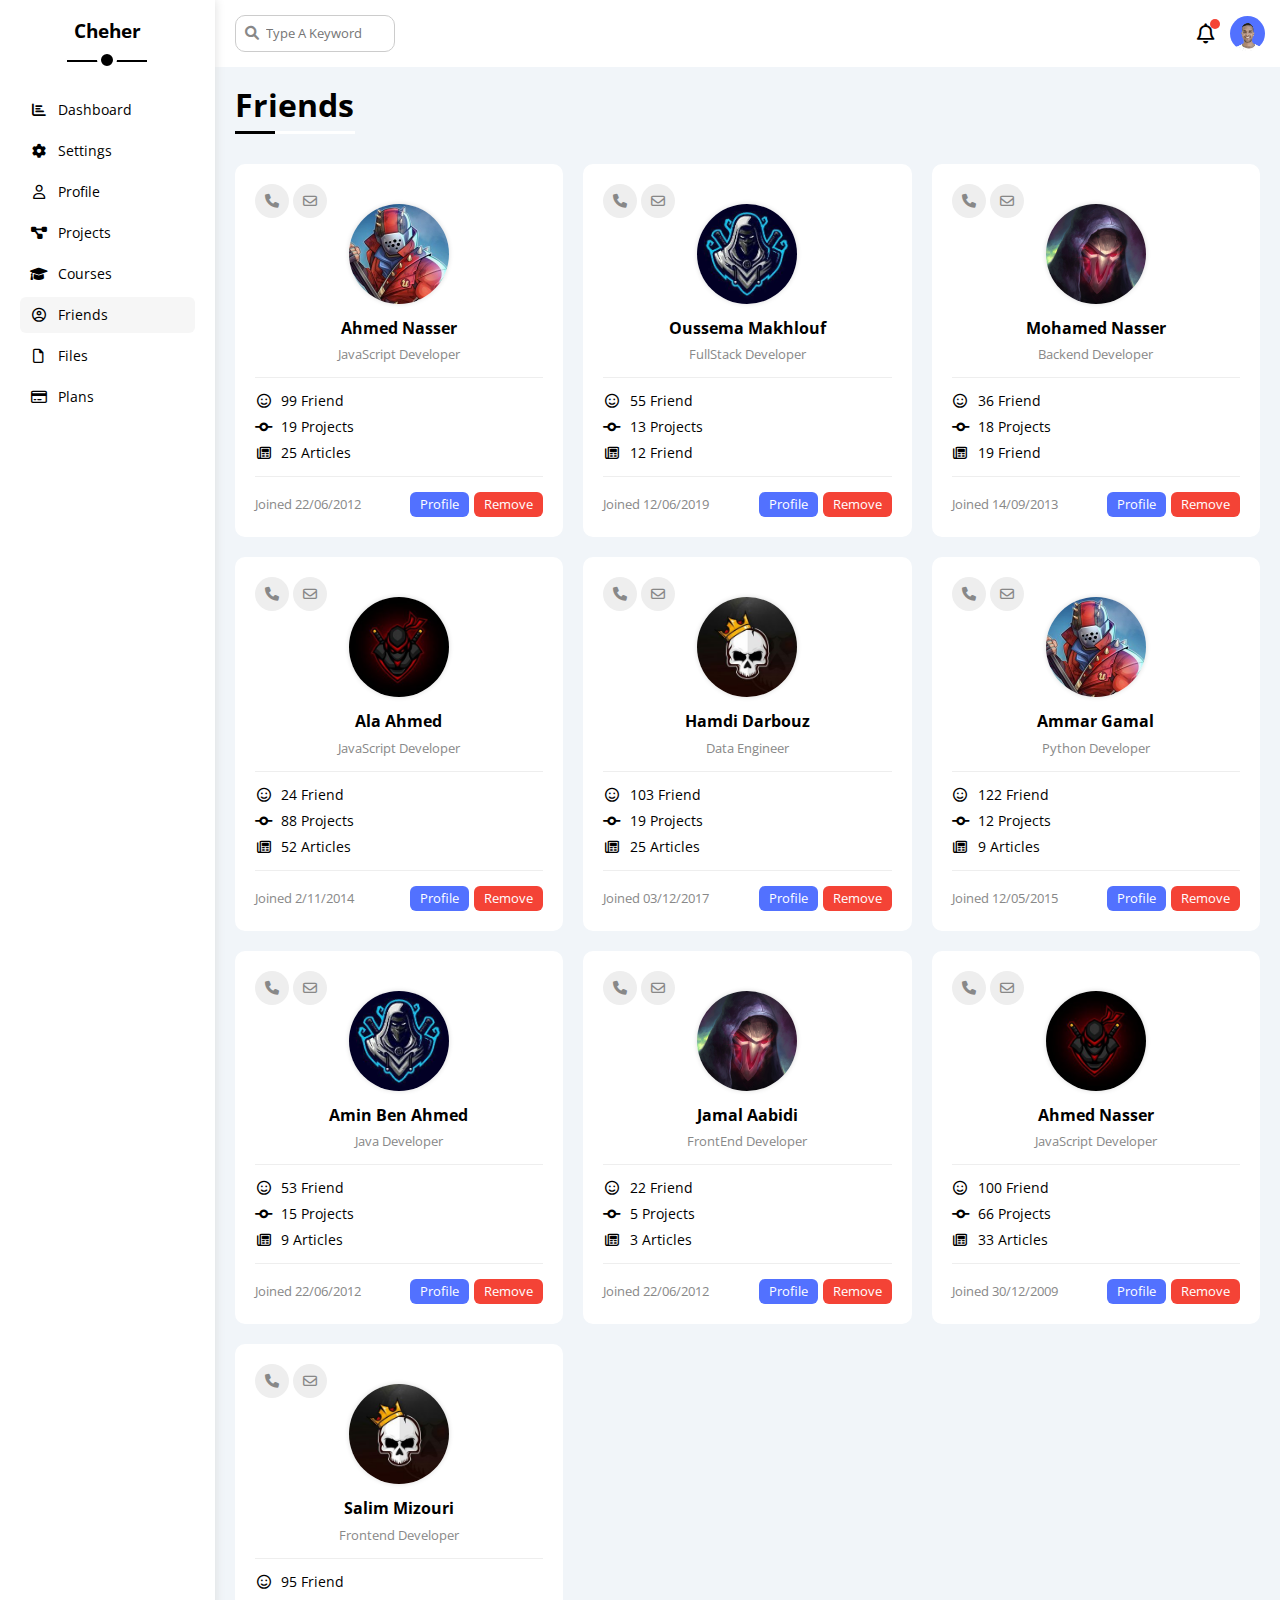
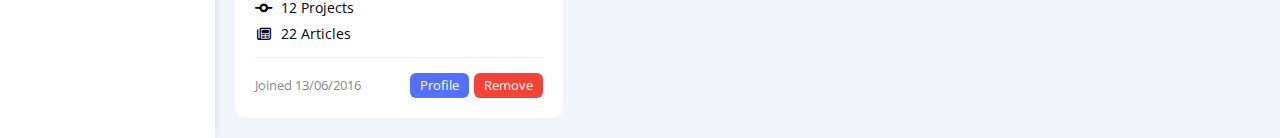
<file: friends.html>
<!DOCTYPE html>
<html lang="en">
<head>
   <meta charset="UTF-8">
   <meta http-equiv="X-UA-Compatible" content="IE=edge">
   <meta name="viewport" content="width=device-width, initial-scale=1.0">
   <title>Friends</title>
   <!-- render normally all elements -->
   <link rel="stylesheet" href="CSS/normalize.css">
   <!-- framework css file  -->
   <link rel="stylesheet" href="CSS/framework.css">
   <!-- fontawesome Library  -->
   <link rel="stylesheet" href="CSS/all.min.css">
   <!-- main CSS file  -->
   <link rel="stylesheet" href="CSS/dashboard.css">
   <!-- google fonts -->
   <link rel="preconnect" href="https://fonts.googleapis.com">
   <link rel="preconnect" href="https://fonts.gstatic.com" crossorigin>
   <link href="https://fonts.googleapis.com/css2?family=Open+Sans:wght@300;500&#038display=swap" rel="stylesheet">
</head>
<body>
   <div class="page d-flex">
      <!-- start sidebar  -->
      <div class="sidebar bg-white p-20 p-relative">
         <h3 class="p-relative txt-c mt-0">Cheher</h3>
         <ul>
               <li>
                  <a class="d-flex f-align-center fs-14 c-black rad-6 p-10" href="index.html">
                     <i class="fa-solid fa-chart-bar fa-fw"></i>
                     <span>Dashboard</span>
                  </a>
               </li>
               <li>
                  <a class="d-flex f-align-center fs-14 c-black rad-6 p-10" href="settings.html">
                     <i class="fa-solid fa-gear fa-fw"></i>
                     <span>Settings</span>
                  </a>
               </li>
               <li>
                  <a class="d-flex f-align-center fs-14 c-black rad-6 p-10" href="profile.html">
                     <i class="fa-regular fa-user fa-fw"></i>
                     <span>Profile</span>
                  </a>
               </li>
               <li>
                  <a class="d-flex f-align-center fs-14 c-black rad-6 p-10" href="projects.html">
                     <i class="fa-solid fa-diagram-project fa-fw"></i>
                     <span>Projects</span>
                  </a>
               </li>
               <li>
                  <a class="d-flex f-align-center fs-14 c-black rad-6 p-10" href="courses.html">
                     <i class="fa-solid fa-graduation-cap fa-fw"></i>
                     <span>Courses</span>
                  </a>
               </li>
               <li>
                  <a class="active d-flex f-align-center fs-14 c-black rad-6 p-10" href="friends.html">
                     <i class="fa-regular fa-circle-user fa-fw"></i>
                     <span>Friends</span>
                  </a>
               </li>
               <li>
                  <a class="d-flex f-align-center fs-14 c-black rad-6 p-10" href="files.html">
                     <i class="fa-regular fa-file fa-fw"></i>
                     <span>Files</span>
                  </a>
               </li>
               <li>
                  <a class="d-flex f-align-center fs-14 c-black rad-6 p-10" href="plans.html">
                     <i class="fa-regular fa-credit-card fa-fw"></i>
                     <span>Plans</span>
                  </a>
               </li>
         </ul>
      </div>
      <!-- end sidebar  -->
      <!-- start main content  -->
      <div class="content w-full">
         <!-- start head  -->
         <div class="head bg-white p-15 flex-between">
               <div class="search p-relative">
                  <input type="search" placeholder="Type A Keyword" class="p-10 rad-10">
               </div>
               <div class="icons d-flex f-align-center">
                  <span class="notification p-relative">
                     <i class="fa-regular fa-bell fa-lg"></i>
                  </span>
                  <img src="images/avatar.jpg" class="rad-50" alt="">
               </div>
         </div>
         <h1 class="p-relative">Friends</h1>
         <!-- end head  -->
         <!-- start friends page  -->
         <div class="friends-page d-grid gap-20">
            <div class="friend-card rad-10 bg-white p-20">
               <div class="contact flex-center p-relative f-d-column">
                  <div class="icons">
                     <i class="fa-solid fa-phone fs-14 p-10 bg-eee c-grey rad-50"></i>
                     <i class="fa-regular fa-envelope fs-14 p-10 bg-eee c-grey rad-50"></i>
                  </div>
                  <img src="images/friend-01.jpg" alt="friend image" class="w-100 rad-50 mb-15">
                  <h4 class="mb-10">Ahmed Nasser</h4>
                  <p class="mb-15 c-grey fs-13">JavaScript Developer</p>
                  <div class="statics ptb-15 d-flex f-d-column">
                     <span class="fs-14 mb-10"><i class="fa-regular fa-face-smile fa-fw mr-5"></i> 99 Friend</span>
                     <span class="fs-14 mb-10"><i class="fa-solid fa-code-commit fa-fw mr-5"></i> 19 Projects</span>
                     <span class="fs-14"><i class="fa-regular fa-newspaper fa-fw mr-5"></i> 25 Articles</span>
                  </div>
                  <div class="footer mt-15 flex-between f-align-center w-full">
                     <p class="c-grey fs-13">Joined 22/06/2012</p>
                     <div class="buttons">
                        <span class="bg-blue fs-13 c-white rad-6">Profile</span>
                        <span class="bg-red fs-13 c-white rad-6">Remove</span>
                     </div>
                  </div>
               </div>
            </div>
            <div class="friend-card rad-10 bg-white p-20">
               <div class="contact flex-center p-relative f-d-column">
                  <div class="icons">
                     <i class="fa-solid fa-phone fs-14 p-10 bg-eee c-grey rad-50"></i>
                     <i class="fa-regular fa-envelope fs-14 p-10 bg-eee c-grey rad-50"></i>
                  </div>
                  <img src="images/friend-02.jpg" alt="friend image" class="w-100 rad-50 mb-15">
                  <h4 class="mb-10">Oussema Makhlouf</h4>
                  <p class="mb-15 c-grey fs-13">FullStack Developer</p>
                  <div class="statics ptb-15 d-flex f-d-column">
                     <span class="fs-14 mb-10"><i class="fa-regular fa-face-smile fa-fw mr-5"></i> 55 Friend</span>
                     <span class="fs-14 mb-10"><i class="fa-solid fa-code-commit fa-fw mr-5"></i> 13 Projects</span>
                     <span class="fs-14"><i class="fa-regular fa-newspaper fa-fw mr-5"></i> 12 Friend</span>
                  </div>
                  <div class="footer mt-15 flex-between f-align-center w-full">
                     <p class="c-grey fs-13">Joined 12/06/2019</p>
                     <div class="buttons">
                        <span class="bg-blue fs-13 c-white rad-6">Profile</span>
                        <span class="bg-red fs-13 c-white rad-6">Remove</span>
                     </div>
                  </div>
               </div>
            </div>
            <div class="friend-card rad-10 bg-white p-20">
               <div class="contact flex-center p-relative f-d-column">
                  <div class="icons">
                     <i class="fa-solid fa-phone fs-14 p-10 bg-eee c-grey rad-50"></i>
                     <i class="fa-regular fa-envelope fs-14 p-10 bg-eee c-grey rad-50"></i>
                  </div>
                  <img src="images/friend-03.jpg" alt="friend image" class="w-100 rad-50 mb-15">
                  <h4 class="mb-10">Mohamed Nasser</h4>
                  <p class="mb-15 c-grey fs-13">Backend Developer</p>
                  <div class="statics ptb-15 d-flex f-d-column">
                     <span class="fs-14 mb-10"><i class="fa-regular fa-face-smile fa-fw mr-5"></i> 36 Friend</span>
                     <span class="fs-14 mb-10"><i class="fa-solid fa-code-commit fa-fw mr-5"></i> 18 Projects</span>
                     <span class="fs-14"><i class="fa-regular fa-newspaper fa-fw mr-5"></i> 19 Friend</span>
                  </div>
                  <div class="footer mt-15 flex-between f-align-center w-full">
                     <p class="c-grey fs-13">Joined 14/09/2013</p>
                     <div class="buttons">
                        <span class="bg-blue fs-13 c-white rad-6">Profile</span>
                        <span class="bg-red fs-13 c-white rad-6">Remove</span>
                     </div>
                  </div>
               </div>
            </div>
            <div class="friend-card rad-10 bg-white p-20">
               <div class="contact flex-center p-relative f-d-column">
                  <div class="icons">
                     <i class="fa-solid fa-phone fs-14 p-10 bg-eee c-grey rad-50"></i>
                     <i class="fa-regular fa-envelope fs-14 p-10 bg-eee c-grey rad-50"></i>
                  </div>
                  <img src="images/friend-04.jpg" alt="friend image" class="w-100 rad-50 mb-15">
                  <h4 class="mb-10">Ala Ahmed</h4>
                  <p class="mb-15 c-grey fs-13">JavaScript Developer</p>
                  <div class="statics ptb-15 d-flex f-d-column">
                     <span class="fs-14 mb-10"><i class="fa-regular fa-face-smile fa-fw mr-5"></i> 24 Friend</span>
                     <span class="fs-14 mb-10"><i class="fa-solid fa-code-commit fa-fw mr-5"></i> 88 Projects</span>
                     <span class="fs-14"><i class="fa-regular fa-newspaper fa-fw mr-5"></i> 52 Articles</span>
                  </div>
                  <div class="footer mt-15 flex-between f-align-center w-full">
                     <p class="c-grey fs-13">Joined 2/11/2014</p>
                     <div class="buttons">
                        <span class="bg-blue fs-13 c-white rad-6">Profile</span>
                        <span class="bg-red fs-13 c-white rad-6">Remove</span>
                     </div>
                  </div>
               </div>
            </div>
            <div class="friend-card rad-10 bg-white p-20">
               <div class="contact flex-center p-relative f-d-column">
                  <div class="icons">
                     <i class="fa-solid fa-phone fs-14 p-10 bg-eee c-grey rad-50"></i>
                     <i class="fa-regular fa-envelope fs-14 p-10 bg-eee c-grey rad-50"></i>
                  </div>
                  <img src="images/friend-05.jpg" alt="friend image" class="w-100 rad-50 mb-15">
                  <h4 class="mb-10">Hamdi Darbouz</h4>
                  <p class="mb-15 c-grey fs-13">Data Engineer</p>
                  <div class="statics ptb-15 d-flex f-d-column">
                     <span class="fs-14 mb-10"><i class="fa-regular fa-face-smile fa-fw mr-5"></i> 103 Friend</span>
                     <span class="fs-14 mb-10"><i class="fa-solid fa-code-commit fa-fw mr-5"></i> 19 Projects</span>
                     <span class="fs-14"><i class="fa-regular fa-newspaper fa-fw mr-5"></i> 25 Articles</span>
                  </div>
                  <div class="footer mt-15 flex-between f-align-center w-full">
                     <p class="c-grey fs-13">Joined 03/12/2017</p>
                     <div class="buttons">
                        <span class="bg-blue fs-13 c-white rad-6">Profile</span>
                        <span class="bg-red fs-13 c-white rad-6">Remove</span>
                     </div>
                  </div>
               </div>
            </div>
            <div class="friend-card rad-10 bg-white p-20">
               <div class="contact flex-center p-relative f-d-column">
                  <div class="icons">
                     <i class="fa-solid fa-phone fs-14 p-10 bg-eee c-grey rad-50"></i>
                     <i class="fa-regular fa-envelope fs-14 p-10 bg-eee c-grey rad-50"></i>
                  </div>
                  <img src="images/friend-01.jpg" alt="friend image" class="w-100 rad-50 mb-15">
                  <h4 class="mb-10">Ammar Gamal</h4>
                  <p class="mb-15 c-grey fs-13">Python Developer</p>
                  <div class="statics ptb-15 d-flex f-d-column">
                     <span class="fs-14 mb-10"><i class="fa-regular fa-face-smile fa-fw mr-5"></i> 122 Friend</span>
                     <span class="fs-14 mb-10"><i class="fa-solid fa-code-commit fa-fw mr-5"></i> 12 Projects</span>
                     <span class="fs-14"><i class="fa-regular fa-newspaper fa-fw mr-5"></i> 9 Articles</span>
                  </div>
                  <div class="footer mt-15 flex-between f-align-center w-full">
                     <p class="c-grey fs-13">Joined 12/05/2015</p>
                     <div class="buttons">
                        <span class="bg-blue fs-13 c-white rad-6">Profile</span>
                        <span class="bg-red fs-13 c-white rad-6">Remove</span>
                     </div>
                  </div>
               </div>
            </div>
            <div class="friend-card rad-10 bg-white p-20">
               <div class="contact flex-center p-relative f-d-column">
                  <div class="icons">
                     <i class="fa-solid fa-phone fs-14 p-10 bg-eee c-grey rad-50"></i>
                     <i class="fa-regular fa-envelope fs-14 p-10 bg-eee c-grey rad-50"></i>
                  </div>
                  <img src="images/friend-02.jpg" alt="friend image" class="w-100 rad-50 mb-15">
                  <h4 class="mb-10">Amin Ben Ahmed</h4>
                  <p class="mb-15 c-grey fs-13">Java Developer</p>
                  <div class="statics ptb-15 d-flex f-d-column">
                     <span class="fs-14 mb-10"><i class="fa-regular fa-face-smile fa-fw mr-5"></i> 53 Friend</span>
                     <span class="fs-14 mb-10"><i class="fa-solid fa-code-commit fa-fw mr-5"></i> 15 Projects</span>
                     <span class="fs-14"><i class="fa-regular fa-newspaper fa-fw mr-5"></i> 9 Articles</span>
                  </div>
                  <div class="footer mt-15 flex-between f-align-center w-full">
                     <p class="c-grey fs-13">Joined 22/06/2012</p>
                     <div class="buttons">
                        <span class="bg-blue fs-13 c-white rad-6">Profile</span>
                        <span class="bg-red fs-13 c-white rad-6">Remove</span>
                     </div>
                  </div>
               </div>
            </div>
            <div class="friend-card rad-10 bg-white p-20">
               <div class="contact flex-center p-relative f-d-column">
                  <div class="icons">
                     <i class="fa-solid fa-phone fs-14 p-10 bg-eee c-grey rad-50"></i>
                     <i class="fa-regular fa-envelope fs-14 p-10 bg-eee c-grey rad-50"></i>
                  </div>
                  <img src="images/friend-03.jpg" alt="friend image" class="w-100 rad-50 mb-15">
                  <h4 class="mb-10">Jamal Aabidi</h4>
                  <p class="mb-15 c-grey fs-13">FrontEnd Developer</p>
                  <div class="statics ptb-15 d-flex f-d-column">
                     <span class="fs-14 mb-10"><i class="fa-regular fa-face-smile fa-fw mr-5"></i> 22 Friend</span>
                     <span class="fs-14 mb-10"><i class="fa-solid fa-code-commit fa-fw mr-5"></i> 5 Projects</span>
                     <span class="fs-14"><i class="fa-regular fa-newspaper fa-fw mr-5"></i> 3 Articles</span>
                  </div>
                  <div class="footer mt-15 flex-between f-align-center w-full">
                     <p class="c-grey fs-13">Joined 22/06/2012</p>
                     <div class="buttons">
                        <span class="bg-blue fs-13 c-white rad-6">Profile</span>
                        <span class="bg-red fs-13 c-white rad-6">Remove</span>
                     </div>
                  </div>
               </div>
            </div>
            <div class="friend-card rad-10 bg-white p-20">
               <div class="contact flex-center p-relative f-d-column">
                  <div class="icons">
                     <i class="fa-solid fa-phone fs-14 p-10 bg-eee c-grey rad-50"></i>
                     <i class="fa-regular fa-envelope fs-14 p-10 bg-eee c-grey rad-50"></i>
                  </div>
                  <img src="images/friend-04.jpg" alt="friend image" class="w-100 rad-50 mb-15">
                  <h4 class="mb-10">Ahmed Nasser</h4>
                  <p class="mb-15 c-grey fs-13">JavaScript Developer</p>
                  <div class="statics ptb-15 d-flex f-d-column">
                     <span class="fs-14 mb-10"><i class="fa-regular fa-face-smile fa-fw mr-5"></i> 100 Friend</span>
                     <span class="fs-14 mb-10"><i class="fa-solid fa-code-commit fa-fw mr-5"></i> 66 Projects</span>
                     <span class="fs-14"><i class="fa-regular fa-newspaper fa-fw mr-5"></i> 33 Articles</span>
                  </div>
                  <div class="footer mt-15 flex-between f-align-center w-full">
                     <p class="c-grey fs-13">Joined 30/12/2009</p>
                     <div class="buttons">
                        <span class="bg-blue fs-13 c-white rad-6">Profile</span>
                        <span class="bg-red fs-13 c-white rad-6">Remove</span>
                     </div>
                  </div>
               </div>
            </div>
            <div class="friend-card rad-10 bg-white p-20">
               <div class="contact flex-center p-relative f-d-column">
                  <div class="icons">
                     <i class="fa-solid fa-phone fs-14 p-10 bg-eee c-grey rad-50"></i>
                     <i class="fa-regular fa-envelope fs-14 p-10 bg-eee c-grey rad-50"></i>
                  </div>
                  <img src="images/friend-05.jpg" alt="friend image" class="w-100 rad-50 mb-15">
                  <h4 class="mb-10">Salim Mizouri</h4>
                  <p class="mb-15 c-grey fs-13">Frontend Developer</p>
                  <div class="statics ptb-15 d-flex f-d-column">
                     <span class="fs-14 mb-10"><i class="fa-regular fa-face-smile fa-fw mr-5"></i> 95 Friend</span>
                     <span class="fs-14 mb-10"><i class="fa-solid fa-code-commit fa-fw mr-5"></i> 12 Projects</span>
                     <span class="fs-14"><i class="fa-regular fa-newspaper fa-fw mr-5"></i> 22 Articles</span>
                  </div>
                  <div class="footer mt-15 flex-between f-align-center w-full">
                     <p class="c-grey fs-13">Joined 13/06/2016</p>
                     <div class="buttons">
                        <span class="bg-blue fs-13 c-white rad-6">Profile</span>
                        <span class="bg-red fs-13 c-white rad-6">Remove</span>
                     </div>
                  </div>
               </div>
            </div>
         </div>
         <!-- end friends page  -->
      </div>
      <!-- end main content -->
   </div>
</body>
</html>
</file>
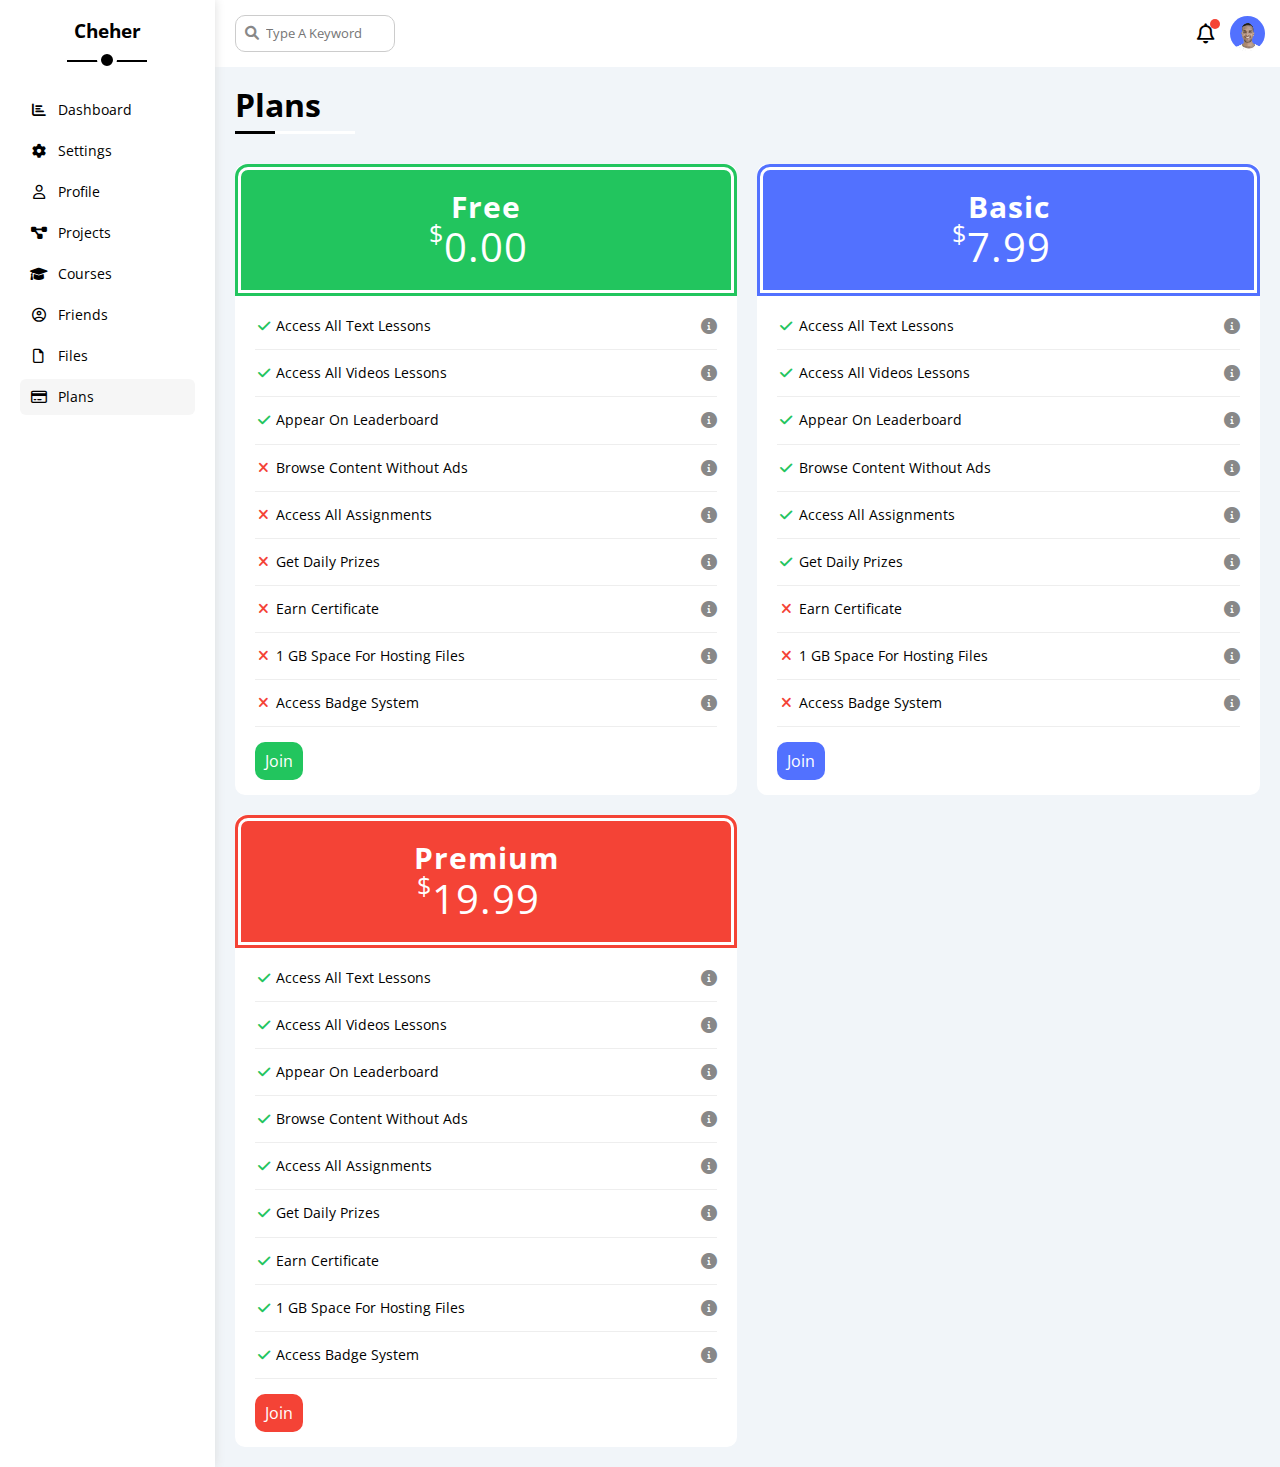
<file: plans.html>
<!DOCTYPE html>
<html lang="en">
<head>
   <meta charset="UTF-8">
   <meta http-equiv="X-UA-Compatible" content="IE=edge">
   <meta name="viewport" content="width=device-width, initial-scale=1.0">
   <title>Plans</title>
   <!-- render normally all elements -->
   <link rel="stylesheet" href="CSS/normalize.css">
   <!-- framework css file  -->
   <link rel="stylesheet" href="CSS/framework.css">
   <!-- fontawesome Library  -->
   <link rel="stylesheet" href="CSS/all.min.css">
   <!-- main CSS file  -->
   <link rel="stylesheet" href="CSS/dashboard.css">
   <!-- google fonts -->
   <link rel="preconnect" href="https://fonts.googleapis.com">
   <link rel="preconnect" href="https://fonts.gstatic.com" crossorigin>
   <link href="https://fonts.googleapis.com/css2?family=Open+Sans:wght@300;500&#038display=swap" rel="stylesheet">
</head>
<body>
   <div class="page d-flex">
      <!-- start sidebar  -->
      <div class="sidebar bg-white p-20 p-relative">
         <h3 class="p-relative txt-c mt-0">Cheher</h3>
         <ul>
               <li>
                  <a class="d-flex f-align-center fs-14 c-black rad-6 p-10" href="index.html">
                     <i class="fa-solid fa-chart-bar fa-fw"></i>
                     <span>Dashboard</span>
                  </a>
               </li>
               <li>
                  <a class="d-flex f-align-center fs-14 c-black rad-6 p-10" href="settings.html">
                     <i class="fa-solid fa-gear fa-fw"></i>
                     <span>Settings</span>
                  </a>
               </li>
               <li>
                  <a class="d-flex f-align-center fs-14 c-black rad-6 p-10" href="profile.html">
                     <i class="fa-regular fa-user fa-fw"></i>
                     <span>Profile</span>
                  </a>
               </li>
               <li>
                  <a class="d-flex f-align-center fs-14 c-black rad-6 p-10" href="projects.html">
                     <i class="fa-solid fa-diagram-project fa-fw"></i>
                     <span>Projects</span>
                  </a>
               </li>
               <li>
                  <a class="d-flex f-align-center fs-14 c-black rad-6 p-10" href="courses.html">
                     <i class="fa-solid fa-graduation-cap fa-fw"></i>
                     <span>Courses</span>
                  </a>
               </li>
               <li>
                  <a class="d-flex f-align-center fs-14 c-black rad-6 p-10" href="friends.html">
                     <i class="fa-regular fa-circle-user fa-fw"></i>
                     <span>Friends</span>
                  </a>
               </li>
               <li>
                  <a class="d-flex f-align-center fs-14 c-black rad-6 p-10" href="files.html">
                     <i class="fa-regular fa-file fa-fw"></i>
                     <span>Files</span>
                  </a>
               </li>
               <li>
                  <a class="active d-flex f-align-center fs-14 c-black rad-6 p-10" href="plans.html">
                     <i class="fa-regular fa-credit-card fa-fw"></i>
                     <span>Plans</span>
                  </a>
               </li>
         </ul>
      </div>
      <!-- end sidebar  -->
      <!-- start main content  -->
      <div class="content w-full">
         <!-- start head  -->
         <div class="head bg-white p-15 flex-between">
               <div class="search p-relative">
                  <input type="search" placeholder="Type A Keyword" class="p-10 rad-10">
               </div>
               <div class="icons d-flex f-align-center">
                  <span class="notification p-relative">
                     <i class="fa-regular fa-bell fa-lg"></i>
                  </span>
                  <img src="images/avatar.jpg" class="rad-50" alt="">
               </div>
         </div>
         <h1 class="p-relative">Plans</h1>
         <!-- end head  -->
         <!-- start plans page  -->
         <div class="plans-page d-grid gap-20">
            <div class="plan bg-white rad-10">
               <div class="head flex-center f-d-column">
                  <h3 color>Free</h3>
                  <p>0.00</p>
               </div>
               <div class="body">
                  <div class="flex-between w-full">
                     <p><i class="fa-solid fa-check fa-fw c-green"></i> Access All Text Lessons</p>
                     <i class="fa-solid fa-circle-info c-grey"></i>
                  </div>
                  <div class="flex-between w-full">
                     <p><i class="fa-solid fa-check fa-fw c-green"></i> Access All Videos Lessons</p>
                     <i class="fa-solid fa-circle-info c-grey"></i>
                  </div>
                  <div class="flex-between w-full">
                     <p><i class="fa-solid fa-check fa-fw c-green"></i> Appear On Leaderboard</p>
                     <i class="fa-solid fa-circle-info c-grey"></i>
                  </div>
                  <div class="flex-between w-full">
                     <p><i class="fa-solid fa-xmark fa-fw c-red"></i> Browse Content Without Ads</p>
                     <i class="fa-solid fa-circle-info c-grey"></i>
                  </div>
                  <div class="flex-between w-full">
                     <p><i class="fa-solid fa-xmark fa-fw c-red"></i> Access All Assignments</p>
                     <i class="fa-solid fa-circle-info c-grey"></i>
                  </div>
                  <div class="flex-between w-full">
                     <p><i class="fa-solid fa-xmark fa-fw c-red"></i> Get Daily Prizes</p>
                     <i class="fa-solid fa-circle-info c-grey"></i>
                  </div>
                  <div class="flex-between w-full">
                     <p><i class="fa-solid fa-xmark fa-fw c-red"></i> Earn Certificate</p>
                     <i class="fa-solid fa-circle-info c-grey"></i>
                  </div>
                  <div class="flex-between w-full">
                     <p><i class="fa-solid fa-xmark fa-fw c-red"></i> 1 GB Space For Hosting Files</p>
                     <i class="fa-solid fa-circle-info c-grey"></i>
                  </div>
                  <div class="flex-between w-full">
                     <p><i class="fa-solid fa-xmark fa-fw c-red"></i> Access Badge System</p>
                     <i class="fa-solid fa-circle-info c-grey"></i>
                  </div>
               </div>
               <span class="main-button">Join</span>
            </div>
            <div class="plan bg-white rad-10">
               <div class="head flex-center f-d-column">
                  <h3 color>Basic</h3>
                  <p>7.99</p>
               </div>
               <div class="body">
                  <div class="flex-between w-full">
                     <p><i class="fa-solid fa-check fa-fw c-green"></i> Access All Text Lessons</p>
                     <i class="fa-solid fa-circle-info c-grey"></i>
                  </div>
                  <div class="flex-between w-full">
                     <p><i class="fa-solid fa-check fa-fw c-green"></i> Access All Videos Lessons</p>
                     <i class="fa-solid fa-circle-info c-grey"></i>
                  </div>
                  <div class="flex-between w-full">
                     <p><i class="fa-solid fa-check fa-fw c-green"></i> Appear On Leaderboard</p>
                     <i class="fa-solid fa-circle-info c-grey"></i>
                  </div>
                  <div class="flex-between w-full">
                     <p><i class="fa-solid fa-check fa-fw c-green"></i> Browse Content Without Ads</p>
                     <i class="fa-solid fa-circle-info c-grey"></i>
                  </div>
                  <div class="flex-between w-full">
                     <p><i class="fa-solid fa-check fa-fw c-green"></i> Access All Assignments</p>
                     <i class="fa-solid fa-circle-info c-grey"></i>
                  </div>
                  <div class="flex-between w-full">
                     <p><i class="fa-solid fa-check fa-fw c-green"></i> Get Daily Prizes</p>
                     <i class="fa-solid fa-circle-info c-grey"></i>
                  </div>
                  <div class="flex-between w-full">
                     <p><i class="fa-solid fa-xmark fa-fw c-red"></i> Earn Certificate</p>
                     <i class="fa-solid fa-circle-info c-grey"></i>
                  </div>
                  <div class="flex-between w-full">
                     <p><i class="fa-solid fa-xmark fa-fw c-red"></i> 1 GB Space For Hosting Files</p>
                     <i class="fa-solid fa-circle-info c-grey"></i>
                  </div>
                  <div class="flex-between w-full">
                     <p><i class="fa-solid fa-xmark fa-fw c-red"></i> Access Badge System</p>
                     <i class="fa-solid fa-circle-info c-grey"></i>
                  </div>
               </div>
               <span class="main-button">Join</span>
            </div>
            <div class="plan bg-white rad-10">
               <div class="head flex-center f-d-column">
                  <h3 color>Premium</h3>
                  <p>19.99</p>
               </div>
               <div class="body">
                  <div class="flex-between w-full">
                     <p><i class="fa-solid fa-check fa-fw c-green"></i> Access All Text Lessons</p>
                     <i class="fa-solid fa-circle-info c-grey"></i>
                  </div>
                  <div class="flex-between w-full">
                     <p><i class="fa-solid fa-check fa-fw c-green"></i> Access All Videos Lessons</p>
                     <i class="fa-solid fa-circle-info c-grey"></i>
                  </div>
                  <div class="flex-between w-full">
                     <p><i class="fa-solid fa-check fa-fw c-green"></i> Appear On Leaderboard</p>
                     <i class="fa-solid fa-circle-info c-grey"></i>
                  </div>
                  <div class="flex-between w-full">
                     <p><i class="fa-solid fa-check fa-fw c-green"></i> Browse Content Without Ads</p>
                     <i class="fa-solid fa-circle-info c-grey"></i>
                  </div>
                  <div class="flex-between w-full">
                     <p><i class="fa-solid fa-check fa-fw c-green"></i> Access All Assignments</p>
                     <i class="fa-solid fa-circle-info c-grey"></i>
                  </div>
                  <div class="flex-between w-full">
                     <p><i class="fa-solid fa-check fa-fw c-green"></i> Get Daily Prizes</p>
                     <i class="fa-solid fa-circle-info c-grey"></i>
                  </div>
                  <div class="flex-between w-full">
                     <p><i class="fa-solid fa-check fa-fw c-green"></i> Earn Certificate</p>
                     <i class="fa-solid fa-circle-info c-grey"></i>
                  </div>
                  <div class="flex-between w-full">
                     <p><i class="fa-solid fa-check fa-fw c-green"></i> 1 GB Space For Hosting Files</p>
                     <i class="fa-solid fa-circle-info c-grey"></i>
                  </div>
                  <div class="flex-between w-full">
                     <p><i class="fa-solid fa-check fa-fw c-green"></i> Access Badge System</p>
                     <i class="fa-solid fa-circle-info c-grey"></i>
                  </div>
               </div>
               <span class="main-button">Join</span>
            </div>
         </div>
         <!-- end plans page  -->
      </div>
      <!-- end main content -->
   </div>
</body>
</html>
</file>
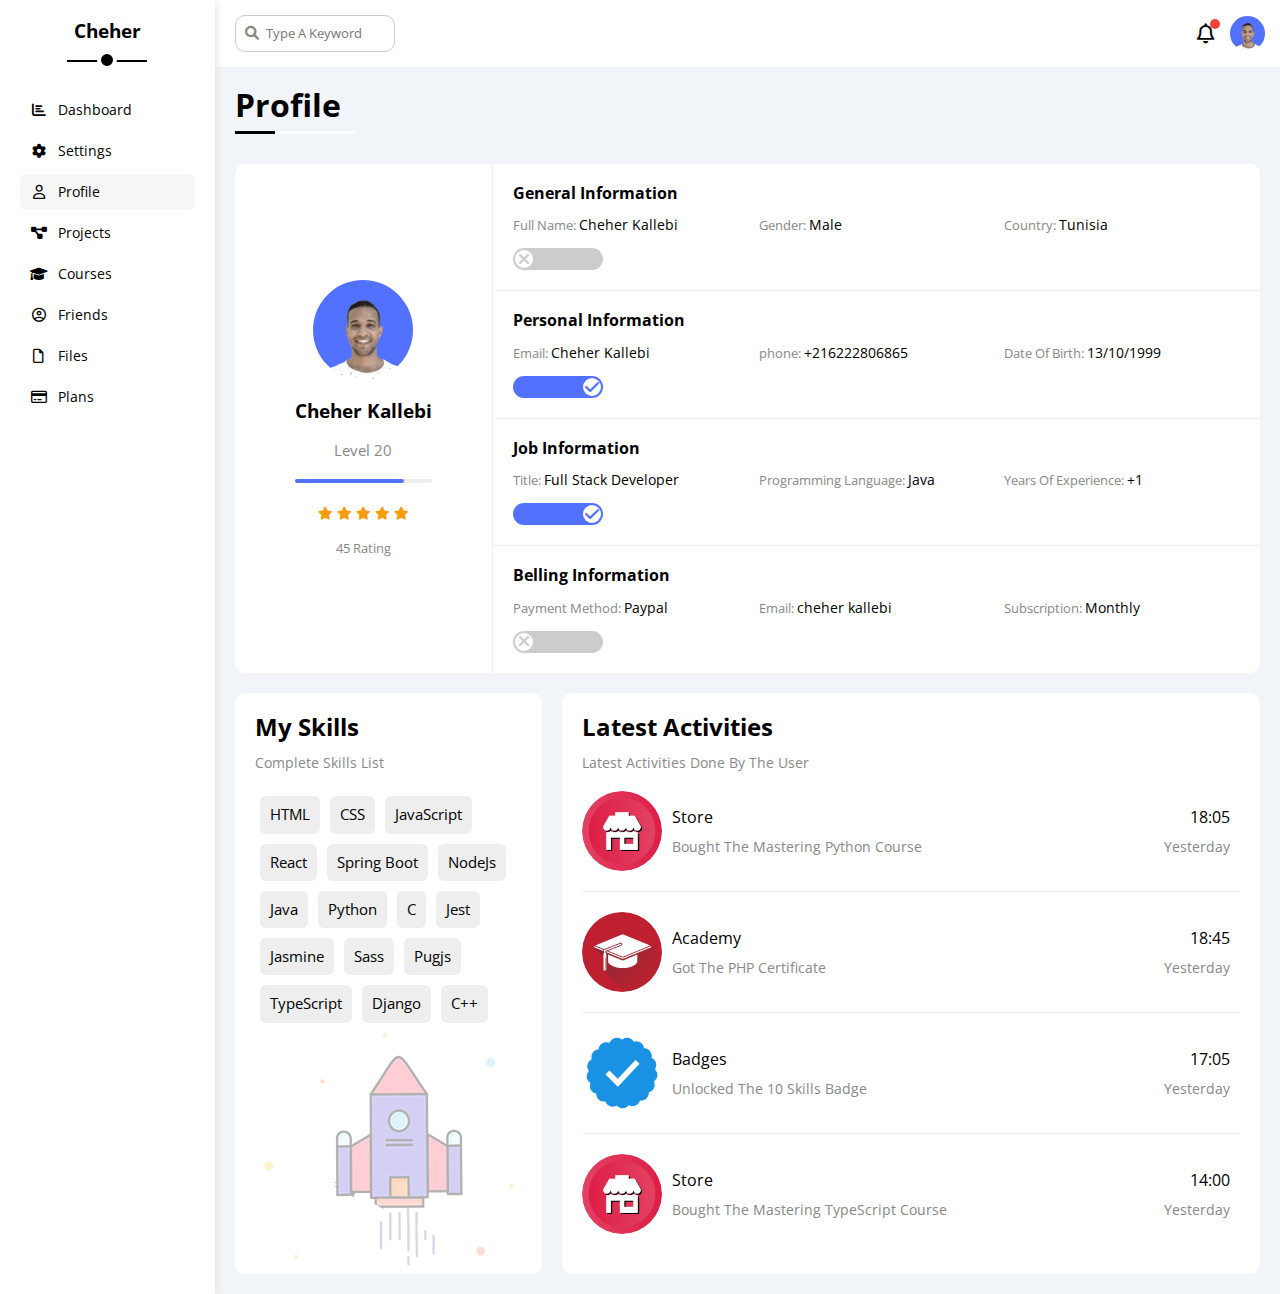
<file: profile.html>
<!DOCTYPE html>
<html lang="en">
<head>
    <meta charset="UTF-8">
    <meta http-equiv="X-UA-Compatible" content="IE=edge">
    <meta name="viewport" content="width=device-width, initial-scale=1.0">
    <title>Profile</title>
    <!-- render normally all elements -->
    <link rel="stylesheet" href="CSS/normalize.css">
    <!-- framework css file  -->
    <link rel="stylesheet" href="CSS/framework.css">
    <!-- fontawesome Library  -->
    <link rel="stylesheet" href="CSS/all.min.css">
    <!-- main CSS file  -->
    <link rel="stylesheet" href="CSS/dashboard.css">
    <!-- google fonts -->
    <link rel="preconnect" href="https://fonts.googleapis.com">
    <link rel="preconnect" href="https://fonts.gstatic.com" crossorigin>
    <link href="https://fonts.googleapis.com/css2?family=Open+Sans:wght@300;500&#038display=swap" rel="stylesheet">
</head>
<body>
    <div class="page d-flex">
        <!-- start sidebar  -->
        <div class="sidebar bg-white p-20 p-relative">
            <h3 class="p-relative txt-c mt-0">Cheher</h3>
            <ul>
                <li>
                    <a class="d-flex f-align-center fs-14 c-black rad-6 p-10" href="index.html">
                        <i class="fa-solid fa-chart-bar fa-fw"></i>
                        <span>Dashboard</span>
                    </a>
                </li>
                <li>
                    <a class="d-flex f-align-center fs-14 c-black rad-6 p-10" href="settings.html">
                        <i class="fa-solid fa-gear fa-fw"></i>
                        <span>Settings</span>
                    </a>
                </li>
                <li>
                    <a class="active d-flex f-align-center fs-14 c-black rad-6 p-10" href="profile.html">
                        <i class="fa-regular fa-user fa-fw"></i>
                        <span>Profile</span>
                    </a>
                </li>
                <li>
                    <a class="d-flex f-align-center fs-14 c-black rad-6 p-10" href="projects.html">
                        <i class="fa-solid fa-diagram-project fa-fw"></i>
                        <span>Projects</span>
                    </a>
                </li>
                <li>
                    <a class="d-flex f-align-center fs-14 c-black rad-6 p-10" href="courses.html">
                        <i class="fa-solid fa-graduation-cap fa-fw"></i>
                        <span>Courses</span>
                    </a>
                </li>
                <li>
                    <a class="d-flex f-align-center fs-14 c-black rad-6 p-10" href="friends.html">
                        <i class="fa-regular fa-circle-user fa-fw"></i>
                        <span>Friends</span>
                    </a>
                </li>
                <li>
                    <a class="d-flex f-align-center fs-14 c-black rad-6 p-10" href="files.html">
                        <i class="fa-regular fa-file fa-fw"></i>
                        <span>Files</span>
                    </a>
                </li>
                <li>
                    <a class="d-flex f-align-center fs-14 c-black rad-6 p-10" href="plans.html">
                        <i class="fa-regular fa-credit-card fa-fw"></i>
                        <span>Plans</span>
                    </a>
                </li>
            </ul>
        </div>
        <!-- end sidebar  -->
        <!-- start main content  -->
        <div class="content w-full">
            <!-- start head  -->
            <div class="head bg-white p-15 flex-between">
                <div class="search p-relative">
                    <input type="search" placeholder="Type A Keyword" class="p-10 rad-10">
                </div>
                <div class="icons d-flex f-align-center">
                    <span class="notification p-relative">
                        <i class="fa-regular fa-bell fa-lg"></i>
                    </span>
                    <img src="images/avatar.jpg" class="rad-50" alt="">
                </div>
            </div>
            <h1 class="p-relative">Profile</h1>
            <!-- end head  -->
            <!-- start profile page  -->
            <div class="profile-page">
                <!-- start profile information -->
                <div class="profile-info bg-white rad-10 d-flex">
                    <div class="profile-card flex-center gap-20">
                        <img class="rad-50 w-100" src="images/avatar.jpg" alt="profile picture">
                        <h3>Cheher Kallebi</h3>
                        <p class="c-grey fs-15">Level 20</p>
                        <div class="progress p-relative">
                            <span></span>
                        </div>
                        <div class="stars">
                            <i class="fa-solid fa-star c-orange fs-13"></i>
                            <i class="fa-solid fa-star c-orange fs-13"></i>
                            <i class="fa-solid fa-star c-orange fs-13"></i>
                            <i class="fa-solid fa-star c-orange fs-13"></i>
                            <i class="fa-solid fa-star c-orange fs-13"></i>
                        </div>
                        <p class="c-grey fs-13">45 Rating</p>
                    </div>
                    <div class="info txt-c-mobile">
                        <div class="info-row p-20">
                            <h4>General Information</h4>
                            <div class="cordonate d-flex">
                                <p class="fs-14"><span class="c-grey fs-13">Full Name: </span> Cheher Kallebi</p>
                                <p class="fs-14"><span class="c-grey fs-13">Gender: </span> Male</p>
                                <p class="fs-14"><span class="c-grey fs-13">Country: </span> Tunisia</p>
                            </div>
                            <label>
                                <input class="toggle-checkbox" type="checkbox">
                                <div class="toggle-switch"></div>
                            </label>
                        </div>
                        <div class="info-row p-20">
                            <h4>Personal Information</h4>
                            <div class="cordonate d-flex">
                                <p class="fs-14"><span class="c-grey fs-13">Email: </span> Cheher Kallebi</p>
                                <p class="fs-14"><span class="c-grey fs-13">phone: </span> +216222806865</p>
                                <p class="fs-14"><span class="c-grey fs-13">Date Of Birth: </span> 13/10/1999</p>
                            </div>
                            <label>
                                <input class="toggle-checkbox" type="checkbox" checked>
                                <div class="toggle-switch"></div>
                            </label>
                        </div>
                        <div class="info-row p-20">
                            <h4>Job Information</h4>
                            <div class="cordonate d-flex">
                                <p class="fs-14"><span class="c-grey fs-13">Title: </span> Full Stack Developer</p>
                                <p class="fs-14"><span class="c-grey fs-13">Programming Language: </span> Java</p>
                                <p class="fs-14"><span class="c-grey fs-13">Years Of Experience: </span> +1</p>
                            </div>
                            <label>
                                <input class="toggle-checkbox" type="checkbox" checked>
                                <div class="toggle-switch"></div>
                            </label>
                        </div>
                        <div class="info-row p-20">
                            <h4>Belling Information</h4>
                            <div class="cordonate d-flex">
                                <p class="fs-14"><span class="c-grey fs-13">Payment Method: </span> Paypal</p>
                                <p class="fs-14"><span class="c-grey fs-13">Email: </span> cheher kallebi</p>
                                <p class="fs-14"><span class="c-grey fs-13">Subscription: </span> Monthly</p>
                            </div>
                            <label>
                                <input class="toggle-checkbox" type="checkbox">
                                <div class="toggle-switch"></div>
                            </label>
                        </div>
                    </div>
                </div>
                <!-- end profile information -->
                <!-- start Skills + Activities -->
                <div class="skills-activities d-flex gap-20">
                    <!-- start my skills  -->
                    <div class="my-skills bg-white rad-10 p-20">
                        <h2 class="pb-15">My Skills</h2>
                        <p class="c-grey fs-14">Complete Skills List</p>
                        <div class="skills-box d-flex ptb-20 p-relative">
                            <span class="fs-15 bg-eee p-10 rad-6">HTML</span>
                            <span class="fs-15 bg-eee p-10 rad-6">CSS</span>
                            <span class="fs-15 bg-eee p-10 rad-6">JavaScript</span>
                            <span class="fs-15 bg-eee p-10 rad-6">React</span>
                            <span class="fs-15 bg-eee p-10 rad-6">Spring Boot</span>
                            <span class="fs-15 bg-eee p-10 rad-6">NodeJs</span>
                            <span class="fs-15 bg-eee p-10 rad-6">Java</span>
                            <span class="fs-15 bg-eee p-10 rad-6">Python</span>
                            <span class="fs-15 bg-eee p-10 rad-6">C</span>
                            <span class="fs-15 bg-eee p-10 rad-6">Jest</span>
                            <span class="fs-15 bg-eee p-10 rad-6">Jasmine</span>
                            <span class="fs-15 bg-eee p-10 rad-6">Sass</span>
                            <span class="fs-15 bg-eee p-10 rad-6">Pugjs</span>
                            <span class="fs-15 bg-eee p-10 rad-6">TypeScript</span>
                            <span class="fs-15 bg-eee p-10 rad-6">Django</span>
                            <span class="fs-15 bg-eee p-10 rad-6">C++</span>
                        </div>
                    </div>
                    <!-- end my skills  -->
                    <!-- start latest activities  -->
                    <div class="activities bg-white rad-10 p-20">
                        <h2 class="pb-15">Latest Activities</h2>
                        <p class="c-grey fs-14">Latest Activities Done By The User</p>
                        <div class="activities-box">
                            <div class="row d-flex">
                                <img src="images/activity-01.png" alt="latest activities">
                                <div class="information">
                                    <div class="head flex-between">
                                        <span>Store</span>
                                        <span>18:05</span>
                                    </div>
                                    <div class="detail flex-between">
                                        <span class="c-grey fs-14">Bought The Mastering Python Course</span>
                                        <span class="c-grey fs-14">Yesterday</span>
                                    </div>
                                </div>
                            </div>
                            <div class="row d-flex">
                                <img src="images/activity-02.png" alt="latest activities">
                                <div class="information">
                                    <div class="head flex-between">
                                        <span>Academy</span>
                                        <span>18:45</span>
                                    </div>
                                    <div class="detail flex-between">
                                        <span class="c-grey fs-14">Got The PHP Certificate</span>
                                        <span class="c-grey fs-14">Yesterday</span>
                                    </div>
                                </div>
                            </div>
                            <div class="row d-flex">
                                <img src="images/activity-03.png" alt="latest activities">
                                <div class="information">
                                    <div class="head flex-between">
                                        <span>Badges</span>
                                        <span>17:05</span>
                                    </div>
                                    <div class="detail flex-between">
                                        <span class="c-grey fs-14">Unlocked The 10 Skills Badge</span>
                                        <span class="c-grey fs-14">Yesterday</span>
                                    </div>
                                </div>
                            </div>
                            <div class="row d-flex">
                                <img src="images/activity-01.png" alt="latest activities">
                                <div class="information">
                                    <div class="head flex-between">
                                        <span>Store</span>
                                        <span>14:00</span>
                                    </div>
                                    <div class="detail flex-between">
                                        <span class="c-grey fs-14">Bought The Mastering TypeScript Course</span>
                                        <span class="c-grey fs-14">Yesterday</span>
                                    </div>
                                </div>
                            </div>
                        </div>
                    </div>
                    <!-- end latest activities  -->
                </div>
                <!-- end Skills + Activities -->
            </div>
            <!-- end profile page -->
        </div>
        <!-- end main content -->
    </div>
    <script src="JavaScript/main.js"></script>
</body>
</html>
</file>
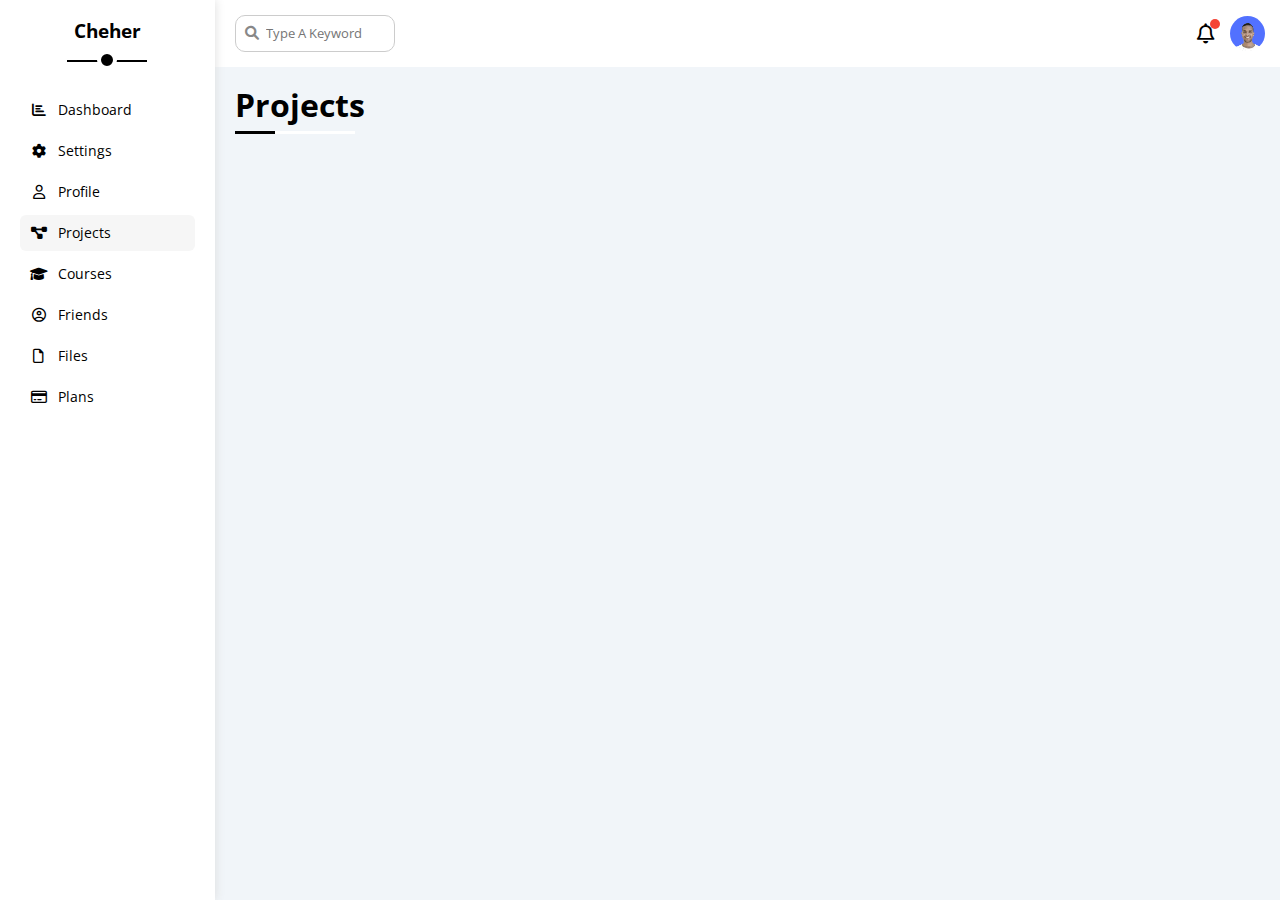
<file: projects.html>
<!DOCTYPE html>
<html lang="en">
<head>
    <meta charset="UTF-8">
    <meta http-equiv="X-UA-Compatible" content="IE=edge">
    <meta name="viewport" content="width=device-width, initial-scale=1.0">
    <title>Projects</title>
    <!-- render normally all elements -->
    <link rel="stylesheet" href="CSS/normalize.css">
    <!-- framework css file  -->
    <link rel="stylesheet" href="CSS/framework.css">
    <!-- fontawesome Library  -->
    <link rel="stylesheet" href="CSS/all.min.css">
    <!-- main CSS file  -->
    <link rel="stylesheet" href="CSS/dashboard.css">
    <!-- google fonts -->
    <link rel="preconnect" href="https://fonts.googleapis.com">
    <link rel="preconnect" href="https://fonts.gstatic.com" crossorigin>
    <link href="https://fonts.googleapis.com/css2?family=Open+Sans:wght@300;500&#038display=swap" rel="stylesheet">
</head>
<body>
    <div class="page d-flex">
        <!-- start sidebar  -->
        <div class="sidebar bg-white p-20 p-relative">
            <h3 class="p-relative txt-c mt-0">Cheher</h3>
            <ul>
                <li>
                    <a class="d-flex f-align-center fs-14 c-black rad-6 p-10" href="index.html">
                        <i class="fa-solid fa-chart-bar fa-fw"></i>
                        <span>Dashboard</span>
                    </a>
                </li>
                <li>
                    <a class="d-flex f-align-center fs-14 c-black rad-6 p-10" href="settings.html">
                        <i class="fa-solid fa-gear fa-fw"></i>
                        <span>Settings</span>
                    </a>
                </li>
                <li>
                    <a class="d-flex f-align-center fs-14 c-black rad-6 p-10" href="profile.html">
                        <i class="fa-regular fa-user fa-fw"></i>
                        <span>Profile</span>
                    </a>
                </li>
                <li>
                    <a class="active d-flex f-align-center fs-14 c-black rad-6 p-10" href="projects.html">
                        <i class="fa-solid fa-diagram-project fa-fw"></i>
                        <span>Projects</span>
                    </a>
                </li>
                <li>
                    <a class="d-flex f-align-center fs-14 c-black rad-6 p-10" href="courses.html">
                        <i class="fa-solid fa-graduation-cap fa-fw"></i>
                        <span>Courses</span>
                    </a>
                </li>
                <li>
                    <a class="d-flex f-align-center fs-14 c-black rad-6 p-10" href="friends.html">
                        <i class="fa-regular fa-circle-user fa-fw"></i>
                        <span>Friends</span>
                    </a>
                </li>
                <li>
                    <a class="d-flex f-align-center fs-14 c-black rad-6 p-10" href="files.html">
                        <i class="fa-regular fa-file fa-fw"></i>
                        <span>Files</span>
                    </a>
                </li>
                <li>
                    <a class="d-flex f-align-center fs-14 c-black rad-6 p-10" href="plans.html">
                        <i class="fa-regular fa-credit-card fa-fw"></i>
                        <span>Plans</span>
                    </a>
                </li>
            </ul>
        </div>
        <!-- end sidebar  -->
        <!-- start main content  -->
        <div class="content w-full">
            <!-- start head  -->
            <div class="head bg-white p-15 flex-between">
                <div class="search p-relative">
                    <input type="search" placeholder="Type A Keyword" class="p-10 rad-10">
                </div>
                <div class="icons d-flex f-align-center">
                    <span class="notification p-relative">
                        <i class="fa-regular fa-bell fa-lg"></i>
                    </span>
                    <img src="images/avatar.jpg" class="rad-50" alt="">
                </div>
            </div>
            <h1 class="p-relative">Projects</h1>
            <!-- end head  -->
            <!-- start Projects page  -->
            <div class="projects-page d-grid gap-20">
                <!-- Projects will be displayed by JS to fetch them from github  -->
            </div>
            <!-- end Projects page -->
        </div>
        <!-- end main content -->
    </div>
    <script src="JavaScript/projects.js"></script>
</body>
</html>
</file>
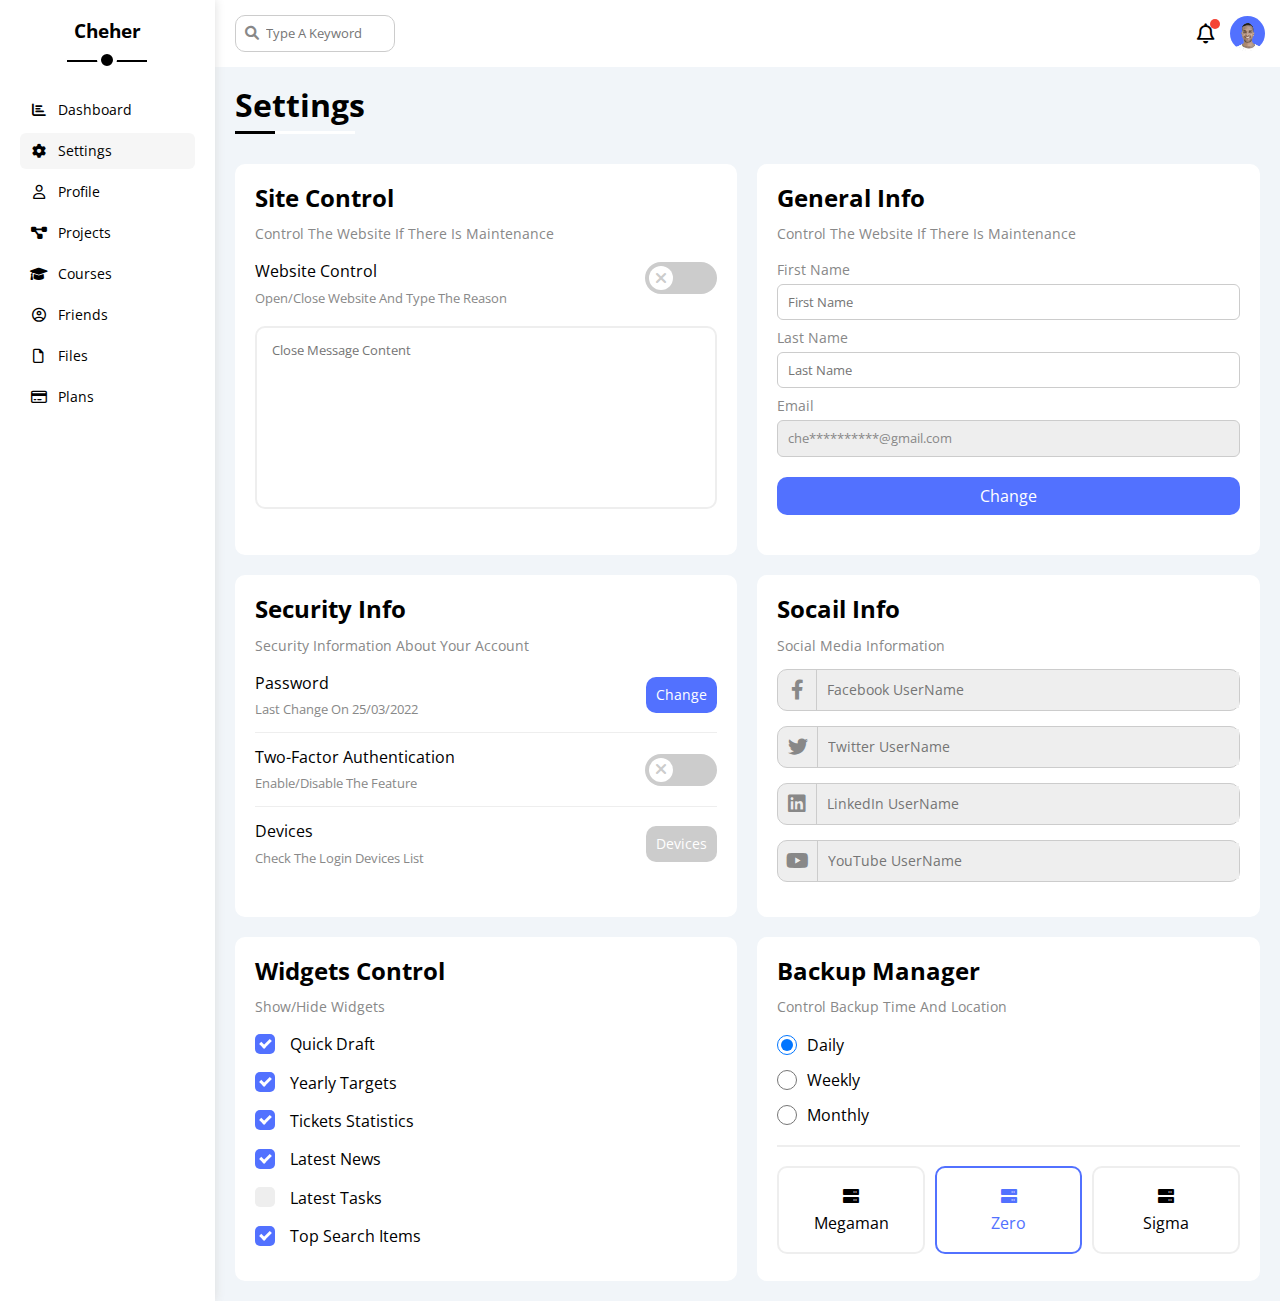
<file: settings.html>
<!DOCTYPE html>
<html lang="en">
<head>
    <meta charset="UTF-8">
    <meta http-equiv="X-UA-Compatible" content="IE=edge">
    <meta name="viewport" content="width=device-width, initial-scale=1.0">
    <title>Settings</title>
    <!-- render normally all elements -->
    <link rel="stylesheet" href="CSS/normalize.css">
    <!-- framework css file  -->
    <link rel="stylesheet" href="CSS/framework.css">
    <!-- fontawesome Library  -->
    <link rel="stylesheet" href="CSS/all.min.css">
    <!-- main CSS file  -->
    <link rel="stylesheet" href="CSS/dashboard.css">
    <!-- google fonts -->
    <link rel="preconnect" href="https://fonts.googleapis.com">
    <link rel="preconnect" href="https://fonts.gstatic.com" crossorigin>
    <link href="https://fonts.googleapis.com/css2?family=Open+Sans:wght@300;500&#038display=swap" rel="stylesheet">
</head>
<body>
    <div class="page d-flex">
        <!-- start sidebar  -->
        <div class="sidebar bg-white p-20 p-relative">
            <h3 class="p-relative txt-c mt-0">Cheher</h3>
            <ul>
                <li>
                    <a class="d-flex f-align-center fs-14 c-black rad-6 p-10" href="index.html">
                        <i class="fa-solid fa-chart-bar fa-fw"></i>
                        <span>Dashboard</span>
                    </a>
                </li>
                <li>
                    <a class="active d-flex f-align-center fs-14 c-black rad-6 p-10" href="settings.html">
                        <i class="fa-solid fa-gear fa-fw"></i>
                        <span>Settings</span>
                    </a>
                </li>
                <li>
                    <a class="d-flex f-align-center fs-14 c-black rad-6 p-10" href="profile.html">
                        <i class="fa-regular fa-user fa-fw"></i>
                        <span>Profile</span>
                    </a>
                </li>
                <li>
                    <a class="d-flex f-align-center fs-14 c-black rad-6 p-10" href="projects.html">
                        <i class="fa-solid fa-diagram-project fa-fw"></i>
                        <span>Projects</span>
                    </a>
                </li>
                <li>
                    <a class="d-flex f-align-center fs-14 c-black rad-6 p-10" href="courses.html">
                        <i class="fa-solid fa-graduation-cap fa-fw"></i>
                        <span>Courses</span>
                    </a>
                </li>
                <li>
                    <a class="d-flex f-align-center fs-14 c-black rad-6 p-10" href="friends.html">
                        <i class="fa-regular fa-circle-user fa-fw"></i>
                        <span>Friends</span>
                    </a>
                </li>
                <li>
                    <a class="d-flex f-align-center fs-14 c-black rad-6 p-10" href="files.html">
                        <i class="fa-regular fa-file fa-fw"></i>
                        <span>Files</span>
                    </a>
                </li>
                <li>
                    <a class="d-flex f-align-center fs-14 c-black rad-6 p-10" href="plans.html">
                        <i class="fa-regular fa-credit-card fa-fw"></i>
                        <span>Plans</span>
                    </a>
                </li>
            </ul>
        </div>
        <!-- end sidebar  -->
        <!-- start main content  -->
        <div class="content w-full">
            <!-- start head  -->
            <div class="head bg-white p-15 flex-between">
                <div class="search p-relative">
                    <input type="search" placeholder="Type A Keyword" class="p-10 rad-10">
                </div>
                <div class="icons d-flex f-align-center">
                    <span class="notification p-relative">
                        <i class="fa-regular fa-bell fa-lg"></i>
                    </span>
                    <img src="images/avatar.jpg" class="rad-50" alt="">
                </div>
            </div>
            <h1 class="p-relative">Settings</h1>
            <!-- end head  -->
            <div class="settings-page d-grid gap-20">
                <!-- start Site Control -->
                <div class="site-control bg-white rad-10 p-20">
                    <h2 class="pb-15">Site Control</h2>
                    <p class="c-grey fs-14">Control The Website If There Is Maintenance</p>
                    <div class="website flex-between ptb-20">
                        <div class="info">
                            <p>Website Control</p>
                            <p class="c-grey fs-13 mt-10">Open/Close Website And Type The Reason</p>
                        </div>
                        <label>
                            <input class="toggle-checkbox" type="checkbox">
                            <div class="toggle-switch"></div>
                        </label>
                    </div>
                    <textarea class="fs-13 w-full p-15 rad-10" name="website closing note" id="" cols="30" rows="10" placeholder="Close Message Content"></textarea>
                </div>
                <!-- end Site Control -->
                <!-- start general info  -->
                <div class="general-info bg-white rad-10 p-20">
                    <h2 class="pb-15">General Info</h2>
                    <p class="c-grey fs-14">Control The Website If There Is Maintenance</p>
                    <form action="" class="d-flex f-d-column ptb-20">
                        <label for="first-name">First Name</label>
                        <input type="text" name="first name" id="first-name" placeholder="First Name">
                        <label for="last-name">Last Name</label>
                        <input type="text" name="mast name" id="last-name" placeholder="Last Name">
                        <label for="setting-mail">Email</label>
                        <input type="email" name="mail" id="setting-mail" readonly value="che**********@gmail.com">
                        <input type="submit" value="Change" class="main-button">
                    </form>
                </div>
                <!-- end general info  -->
                <!-- start security info  -->
                <div class="security-info bg-white rad-10 p-20">
                    <h2 class="pb-15">Security Info</h2>
                    <p class="c-grey fs-14">Security Information About Your Account</p>
                    <div class="parameters ptb-20">
                        <div class="password flex-between mb-15 f-align-center">
                            <div class="txt">
                                <p>Password</p>
                                <p class="fs-13 c-grey mt-10">Last Change On 25/03/2022</p>
                            </div>
                            <span class="main-button fs-14">Change</span>
                        </div>
                        <div class="two-factor flex-between mb-15 f-align-center">
                            <div class="txt">
                                <p>Two-Factor Authentication</p>
                                <p class="fs-13 c-grey mt-10">Enable/Disable The Feature</p>
                            </div>
                            <label>
                                <input class="toggle-checkbox" type="checkbox">
                                <div class="toggle-switch"></div>
                            </label>                        
                        </div>
                        <div class="devices flex-between f-align-center">
                            <div class="txt">
                                <p>Devices</p>
                                <p class="fs-13 c-grey mt-10">Check The Login Devices List</p>
                            </div>
                            <span class="main-button fs-14">Devices</span>                 
                        </div>
                    </div>
                </div>
                <!-- end security info  -->
                <!-- start social info  -->
                <div class="social-info bg-white rad-10 p-20">
                    <h2 class="pb-15">Socail Info</h2>
                    <p class="c-grey fs-14">Social Media Information</p>
                    <form action="" class="mt-15">
                        <div class="row bg-eee rad-10 d-flex f-align-center">
                            <input type="text" placeholder="Facebook UserName" class="fs-14 bg-eee p-10 w-full">
                            <i class="fa-brands fa-facebook-f c-grey fs-125rem p-10"></i>
                        </div>
                        <div class="row bg-eee rad-10 d-flex f-align-center">
                            <input type="text" placeholder="Twitter UserName" class="fs-14 bg-eee p-10 w-full">
                            <i class="fa-brands fa-twitter c-grey fs-125rem p-10"></i>
                        </div>
                        <div class="row bg-eee rad-10 d-flex f-align-center">
                            <input type="text" placeholder="LinkedIn UserName" class="fs-14 bg-eee p-10 w-full">
                            <i class="fa-brands fa-linkedin c-grey fs-125rem p-10"></i>
                        </div>
                        <div class="row bg-eee rad-10 d-flex f-align-center">
                            <input type="text" placeholder="YouTube UserName" class="fs-14 bg-eee p-10 w-full">
                            <i class="fa-brands fa-youtube c-grey fs-125rem p-10"></i>
                        </div>
                    </form>
                </div>
                <!-- end social info  -->
                <!-- start widget Control -->
                <div class="widget bg-white rad-10 p-20">
                    <h2 class="pb-15">Widgets Control</h2>
                    <p class="c-grey fs-14">Show/Hide Widgets</p>
                    <form action="" class="d-flex f-d-column mt-15">
                        <label class="mb-15 p-relative">
                            Quick Draft
                            <input type="checkbox" checked name="checkbox">
                            <span class="checkmark"></span>
                        </label>
                        <label class="mb-15 p-relative">
                            Yearly Targets
                            <input type="checkbox" checked name="checkbox">
                            <span class="checkmark"></span>
                        </label>
                        <label class="mb-15 p-relative">
                            Tickets Statistics
                            <input type="checkbox" checked name="checkbox">
                            <span class="checkmark"></span>
                        </label>
                        <label class="mb-15 p-relative">
                            Latest News
                            <input type="checkbox" checked name="checkbox">
                            <span class="checkmark"></span>
                        </label>
                        <label class="mb-15 p-relative">
                            Latest Tasks
                            <input type="checkbox" name="checkbox">
                            <span class="checkmark"></span>
                        </label>
                        <label class="mb-15 p-relative">
                            Top Search Items
                            <input type="checkbox" checked name="checkbox">
                            <span class="checkmark"></span>
                        </label>
                    </form>
                </div>
                <!-- end widget Control -->
                <!-- start backup manager -->
                <div class="backup bg-white rad-10 p-20">
                    <h2 class="pb-15">Backup Manager</h2>
                    <p class="c-grey fs-14">Control Backup Time And Location</p>
                    <form class="ptb-20">
                        <label class="d-flex f-align-center">
                            <input type="radio" name="backup choice" checked>
                            Daily
                        </label>
                        <label class="d-flex f-align-center">
                            <input type="radio" name="backup choice">
                            Weekly
                        </label>
                        <label class="d-flex f-align-center">
                            <input type="radio" name="backup choice">
                            Monthly
                        </label>
                    </form>
                    <form class="d-flex f-align-center d-block-mobile">
                        <label class="d-block-mobile">
                            <input type="radio" name="backup packet">
                            <span class="">
                                <i class="fa-solid fa-server"></i>
                                Megaman
                            </span>
                        </label>
                        <label class="d-block-mobile">
                            <input type="radio" checked name="backup packet">
                            <span class="">
                                <i class="fa-solid fa-server"></i>
                                Zero
                            </span>
                        </label>
                        <label class="d-block-mobile">
                            <input type="radio" name="backup packet">
                            <span class="">
                                <i class="fa-solid fa-server"></i>
                                Sigma
                            </span>
                        </label>
                    </form>
                </div>
                <!-- end backup manager -->
            </div>
        </div>
        <!-- end main content -->
    </div>
    <script src="JavaScript/main.js"></script>
</body>
</html>
</file>
<file: CSS/framework.css>
:root {
    --blue-color: #5271ff;
    --blue-alt-color: #0d69d5;
    --orange-color: #f59e0b;
    --green-color: #22c55e;
    --red-color: #f44336;
    --grey-color: #888;
    --main-shadow: 0 0 5px #ddd;
}
/* start box  */
.d-flex {
    display: flex;
}
.f-wrap {
    flex-wrap: wrap;
}
.flex-1 {
    flex: 1;
}
.f-j-between {
    justify-content: space-between;
}
.f-align-center {
    align-items: center;
}
.f-space-between {
    justify-content: space-between;
}
.f-d-column {
    flex-direction: column;
}
.d-grid {
    display: grid;
}
.gap-20 {
    gap: 20px;
}
.gap-10 {
    gap: 10px;
}
@media (max-width: 767px) {
    .d-block-mobile {
        display: block;
    }
    .hide-mobile {
        display: none;
    }
}
.rad-6 {
    border-radius: 6px;
}
.rad-10 {
    border-radius: 10px;
}
.rad-50 {
    border-radius: 50%;
}
.over-hidden {
    overflow: hidden;
}
/* end box  */
/* start padding + margin  */
.p-5 {
    padding: 5px;
}
.p-10 {
    padding: 10px;
}
.p-15 {
    padding: 15px;
}
.p-20 {
    padding: 20px;
}
.pb-15 {
    padding-bottom: 15px;
}
.ptb-10 {
    padding-top: 10px;
    padding-bottom: 10px;
}
.ptb-15 {
    padding-top: 15px;
    padding-bottom: 15px;
}
.ptb-20 {
    padding-top: 20px;
    padding-bottom: 20px;
}
.ptb-5 {
    padding-top: 5px;
    padding-bottom: 5px;
}
.plr-10 {
    padding-left: 10px;
    padding-right: 10px;
}
.m-20 {
    margin: 20px;
}
.mt-0 {
    margin-top: 0;
}
.mt-10 {
    margin-top: 10px;
}
.mt-15 {
    margin-top: 15px;
}
.mr-10 {
    margin-right: 10px;
}
.mr-15 {
    margin-right: 15px;
}
.mr-20 {
    margin-right: 20px;
}
.mb-5 {
    margin-bottom: 5px;
}
.mb-10 {
    margin-bottom: 10px;
}
.mb-15 {
    margin-bottom: 15px;
}
.mr-5 {
    margin-right: 5px;
}
.mtb-15 {
    margin-top: 15px;
    margin-bottom: 15px;
}
/* end padding + margin  */
/* start color  */
.bg-white {
    background-color: white;
}
.c-grey {
    color: var(--grey-color);
}
.c-orange {
    color: var(--orange-color);
}
.c-red {
    color: var(--red-color);
}
.c-green {
    color: var(--green-color);
}
.c-blue {
    color: var(--blue-color);
}
.c-black {
    color: black;
}
.c-white {
    color: white;
}
.bg-eee {
    background-color: #eee;
}
.bg-orange {
    background-color: var(--orange-color);
}
.bg-red {
    background-color: var(--red-color);
}
.bg-green {
    background-color: var(--green-color);
}
.bg-blue {
    background-color: var(--blue-color);
}
/* end color  */
/* start position  */
.p-relative {
    position: relative;
}
.p-absolute {
    position: absolute;
}
/* end position  */
/* start font  */
.txt-c {
    text-align: center;
}
@media (max-width: 767px) {
    .txt-c-mobile {
        text-align: center;
    }
}
.fs-14 {
    font-size: 14px;
}
.fs-2rem {
    font-size: 2rem;
}
.fs-125rem {
    font-size: 1.25rem;
}
.fs-15rem {
    font-size: 1.5rem;
}
.fs-15 {
    font-size: 15px;
}
.fs-13 {
    font-size: 13px;
}
.fw-b {
    font-weight: 900;
}
/* end font  */
/* start width + height  */
.w-full {
    width: 100%;
}
.w-200 {
    width: 200px;
}
.w-100 {
    width: 100px;
}
.w-50 {
    width: 50px;
}
.w-40 {
    width: 40px;
}
.h-40 {
    height: 40px;
}
/* end width + height  */
/* start Components  */
.flex-between {
    display: flex;
    justify-content: space-between;
}
.flex-center {
    display: flex;
    align-items: center;
    justify-content: center;
}
.main-shadow {
    box-shadow: 0 5px #ddd;
}
.main-button {
    border-radius: 10px;
    background-color: #5271ff;
    color: white;
    padding: 10px;
    transition: .3s;
    cursor: pointer;
}
.main-button:hover {
    opacity: .8;
}
/* end Components  */
</file>
<file: CSS/dashboard.css>
/* start Global variables  */
:root {
    --blue-color: #5271ff;
    --blue-alt-color: #0d69d5;
    --orange-color: #f59e0b;
    --green-color: #22c55e;
    --red-color: #f44336;
    --grey-color: #888;
    --main-shadow: 0 0 5px #ddd;
}
/* End Global variables  */
/*Sart Global rules  */
*,
*::before,
*::after {
    -webkit-box-sizing: border-box;
    -moz-box-sizing: border-box;
    box-sizing: border-box;
    outline: none;
    margin: 0;
    border: none;
}
html {
    scroll-behavior: smooth;
}
ul {
    list-style: none;
    padding: 0;
}
::-webkit-scrollbar {
    width: 15px;
}
::-webkit-scrollbar-track {
    background-color: white ;
}
::-webkit-scrollbar-thumb {
    background-color: var(--blue-color);
}
::-webkit-scrollbar-thumb:hover {
    background-color: var(--blue-alt-color);
}
a {
    text-decoration: none;
}
body {
    font-family: "Open Sans", sans-serif;
}
/* End global rules  */

/* start component  */
.toggle-checkbox {
    -webkit-appearance: none;
    appearance: none;
    position: absolute;
}
.toggle-switch {
    background-color: #ccc;
    position: relative;
    width: 72px;
    height: 32px;
    border-radius: 16px;
    transition: .3s;
    cursor: pointer;
}
.toggle-switch::before {
    font-family: var(--fa-style-family-classic);
    position: absolute;
    content: "\f00d";
    font-weight: bold;
    background-color: white;
    width: 24px;
    height: 24px;
    border-radius: 50%;
    top: 4px;
    left: 4px;
    display: flex;
    justify-content: center;
    align-items: center;
    color: #ccc;
    transition: .3s;
}   
.toggle-checkbox:checked + .toggle-switch  {
    background-color: var(--blue-color);
}
.toggle-checkbox:checked + .toggle-switch::before  {
    content: "\f00c";
    left: 44px;
    color: var(--blue-color);
}
/* end component  */
/* start page  */
.page {
    min-height: 100vh;
    background-color: #f1f5f9;
}
.page h1 {
    margin: 20px 20px 40px;
}
.page h1::before,
.page h1::after {
    content: "";
    height: 3px;
    position: absolute;
    bottom: -10px;
    left: 0;
}
.page h1::before {
    background-color: white;
    width: 120px;
}
.page h1::after {
    background-color: black;
    width: 40px;
}
/* end page  */
/* start sidebar  */
.sidebar {
    width: 250px;
    box-shadow: 0 0 10px #DDD;
}
.sidebar > h3 {
    margin-bottom: 50px;
}
@media (min-width: 768px) {
    .sidebar > h3::before,
    .sidebar > h3::after {
        content: '';
        position: absolute;
        background-color: black;
        left: 50%;
        transform: translateX(-50%);
    }
    .sidebar > h3::before {
        width: 80px;
        height: 2px;
        bottom: -20px;
    }
    .sidebar > h3::after {
        bottom: -28px;
        width: 20px;
        height: 20px;
        border-radius: 50%;
        border: 4px solid white;
    }
}
.sidebar ul li a {
    transition: 0.3s;
    margin-bottom: 5px;
}
.sidebar ul li a:hover,
.sidebar ul li a.active {
    background-color: #f6f6f6;
}
.sidebar ul li a span {
    font-size: 14px;
    margin-left: 10px;
}
@media (max-width: 767px) {
    .sidebar {
        width: 58px;
        padding: 10px;
    }
    .sidebar > h3 {
        font-size: 12px;
        margin-bottom: 15px;
    }
    .sidebar ul li span {
        display: none;
    }
}
/* end sidebar  */
/* start content  */
.content {
    overflow: hidden;
}
    /* start head  */
.head .search::before {
    font-family: var(--fa-style-family-classic);
    content: "\f002";
    font-weight: 700;
    position: absolute;
    left: 15px;
    top: 50%;
    transform: translateY(-50%);
    font-size: 14px;
    color: var(--grey-color);
}
.head .search input {
    border: 1px solid #CCC;
    font-size: 13px;
    margin-left: 5px;
    padding-left: 30px;
    width: 160px;
    transition: width 0.3s;
}
.head .search input:focus {
    width: 200px;
}
.head .search input:focus::placeholder {
    opacity: 0;
}
.head .icons .notification::before {
    content: "";
    position: absolute;
    width: 10px;
    height: 10px;
    border-radius: 50%;
    background-color: var(--red-color);
    right: -5px;
    top: -5px;
}
.head .icons img {
    width: 35px;
    height: 35px;
    margin-left: 15px;
}
/* end head  */

/* *********************************************************** */

/* *********************** Dashboard page ********************* */

/* *********************************************************** */

/* start wrapper  */
.wrapper {
    grid-template-columns: repeat(auto-fill, minmax(450px, 1fr));
    margin-left: 20px;
    margin-right: 20px;
    margin-bottom: 20px;
}
@media (max-width: 767px) {
    .wrapper {
        grid-template-columns: minmax(200px, 1fr);
        margin-left: 10px;
        margin-right: 10px;
        gap: 10px;
    }
}
/* start welcome  */

.welcome header::before {
    position: absolute;
    content: '';
    background-image: url(../images/avatar.jpg);
    background-size: contain;
    width: 70px;
    height: 70px;
    bottom: -35px;
    left: 30px;
    border-radius: 50%;
    border: 4px solid white;
    box-shadow: var(--main-shadow);
}
@media (max-width: 767px) {
    .welcome header::before {
        left: 50%;
        transform: translateX(-50%);
    }
}
.welcome header h2 {
    padding-bottom: 15px;
}
.welcome header p {
    color: var(--grey-color);
}
.welcome header img {
    width: 200px;
}
.welcome section {
    padding: 80px 0;
}
.welcome section .info {
    grid-template-columns: repeat(3, auto);
    text-align: center;
    border: 1px solid;
    border-color: #eee transparent;
}
@media (max-width: 767px) {
    .welcome section .info {
        grid-template-columns: auto;
    }
}
.welcome section a {
    right: 20px;
    bottom: 25px;
}
.welcome section p.p-10 + p {
    font-size: 0.875rem;
    color: var(--grey-color);
}
/* end welcome  */
/* start Quick Draft  */
.quick-draft h2 {
    padding-bottom: 15px;
}
.quick-draft form {
    flex-direction: column;
}
.quick-draft form input:first-of-type {
    border-radius: 10px;
    padding: 10px;
    background-color: #eee;
}
.quick-draft form textarea {
    min-height: 180px;
    border-radius: 10px;
    padding: 10px;
    background-color: #eee;
    margin: 20px 0;
    resize: none;
}
.quick-draft form input:last-of-type {
    cursor: pointer;
}
/* end Quick Draft */
/* start yearly target */
.yearly-target h2 {
    padding-bottom: 15px;
}
.yearly-target .stat .icon {
    width: 80px;
    height: 80px;
    font-size: 1.25rem;
}
@media (max-width: 767px) {
    .yearly-target .stat .icon {
        width: 70px;
        height: 70px;
    }
}
.yearly-target .stat .row:nth-child(1) .icon {
    color: var(--blue-color);
    background-color: rgb(82, 113, 255, .3);
}
.yearly-target .stat .row:nth-child(2) .icon {
    color: var(--orange-color);
    background-color: rgb(245, 158, 11, .3);
}
.yearly-target .stat .row:nth-child(3) .icon {
    color: var(--green-color);
    background-color: rgb(34, 197, 94, .3);
}
.yearly-target .stat .row .detail {
    text-align: left;
}
.yearly-target .stat .row .detail .progress {
    width: 100%;
    height: 4px;
    margin-top: 10px;
    position: relative;
}
.yearly-target .stat .row .detail .progress span {
    height: 100%;
    position: absolute;
    transition: .8s;
}
.yearly-target .stat .row .detail .progress span span {
    position: absolute;
    width: 30px;
    height: 30px;
    right: 0;
    top: -15px;
    font-size: 13px;
    transform: translateX(50%);
    color: white;
    opacity: 0;
    transition: .6s;
    border-radius: 50%;
    display: flex;
    align-items: center;
    justify-content: center;
}
.yearly-target .stat .row:nth-child(1) .detail .progress {
    background-color: rgb(82, 113, 255, .2);
}
.yearly-target .stat .row:nth-child(1) .detail .progress span {
    background-color: var(--blue-color);
}
.yearly-target .stat .row:nth-child(2) .detail .progress {
    background-color: rgb(245, 158, 11, .2);
}
.yearly-target .stat .row:nth-child(2) .detail .progress span {
    background-color: var(--orange-color);
}
.yearly-target .stat .row:nth-child(3) .detail .progress {
    background-color: rgb(34, 197, 94, .2);
}
.yearly-target .stat .row:nth-child(3) .detail .progress span {
    background-color: var(--green-color);
}
/* end yearly target */
/* start Tickets Statistics  */
.tickets .stats .case {
    border: 1px solid #eee;
    border-radius: 10px;
    width: calc(50% - 10px);
    flex-direction: column;
}
@media (max-width: 767px) {
    .tickets .stats .case {
        width: 100%;
    }
}
/* end Tickets Statistics  */
/* start Last News  */
.last-news .news-row:not(:last-of-type) {
    align-items: center;
    border-bottom: 1px solid #eee;
    cursor: pointer;
}
.last-news .news-row img {
    width: 100px
}
.last-news .news-row span {
    flex: 1;
    position: absolute;
    right: 0;
}
@media (max-width: 767px) {
    .last-news .news-row span {
        display: block;
        position: relative;
        width: fit-content;
        margin-top: 15px;
        margin-left: 50%;
        transform: translateX(-50%);
    }
}
/* end Last News  */
/* start latest tasks */
.latest-task .tasks .task:not(:last-of-type) {
    border-bottom: 1px solid #eee;
}
.latest-task .tasks .task .info {
    flex: 1;
}
.latest-task .tasks .task .icons {
    flex-direction: column;
    justify-content: space-around;
}
.latest-task .tasks .task .delete {
    transition: .3s;
    cursor: pointer;
}
.latest-task .tasks .task .delete:hover {
    color: var(--red-color);
}
.latest-task .tasks .task i:not(.delete) {
    transition: .3s;
    cursor: pointer;
}
.latest-task .tasks .task i:not(.delete):hover {
    color: var(--green-color);
}
.latest-task .tasks .task-done {
    text-decoration: line-through;
    opacity: .5;
}
/* end latest tasks */
/* start Top Search  */
.top-search .content .keyword {
    flex-direction: column;
    gap: 30px;
}
.top-search .content .search-count {
    flex-direction: column;
    gap: 21px;
}
.top-search .content .search-count {
    align-items: center;
}
.top-search .content .search-count span:not(:first-of-type) {
    background-color: #eee;
    border-radius: 5px;
    padding: 7px;
    font-size: 13px;
}
/* end Top Search  */
/* start Uploads  */
.uploads .files {
    flex-direction: column;
}
.uploads .files .upload-row:not(:last-of-type) {
    border-bottom: 1px solid #eee;
}
/* end Uploads  */
/* start last project progress  */
.last-project .progress::before {
    content: '';
    position: absolute;
    width: 2px;
    height: calc(100% - 48px);
    left: 13px;
    top: 24px;
    background-color: var(--blue-alt-color);
}
.last-project .progress img {
    right: 0;
    bottom: 0;
    opacity: .2;
}
.last-project .progress .step > span {
    width: 28px;
    height: 28px;
    border: 2px solid var(--blue-alt-color);
    position: relative;
    background-color: white;
    flex-shrink: 0;
}
.last-project .progress .step span span{
    width: 22px;
    height: 22px;
    background-color: var(--blue-alt-color);
    position: absolute;
    left: 50%;
    top: 50%;
    transform: translate(-50%, -50%);
}
.last-project .progress .step:nth-last-of-type(2) span span {
    animation: last-project-animation 1.5s linear infinite reverse;
}
@keyframes last-project-animation {
    50% {
        opacity: 0;
    }
    100% {
        opacity: 1;
    }
}
/* end last project progress  */
/* start reminders */
.reminders ul li span {
    width: 15px;
    height: 15px;
    flex-shrink: 0;
}
.reminders ul li:nth-child(1) .content {
    border-left: 2px solid var(--red-color);
}
.reminders ul li:nth-child(1) span {
    background-color: var(--red-color);
}
.reminders ul li:nth-child(2) .content {
    border-left: 2px solid var(--orange-color);
}
.reminders ul li:nth-child(2) span {
    background-color: var(--orange-color);
}
.reminders ul li:nth-child(3) .content {
    border-left: 2px solid var(--green-color);
}
.reminders ul li:nth-child(3) span {
    background-color: var(--green-color);
}
.reminders ul li:nth-child(4) .content {
    border-left: 2px solid var(--blue-color);
}
.reminders ul li:nth-child(4) span {
    background-color: var(--blue-color);
}
/* end reminders */
/* start latest post  */
.post .publication {
    line-height: 1.8;
    border-bottom: 1px solid #eee;
    border-top: 1px solid #eee;
}
/* end latest post  */
/* start social media  */
.social-media ul li .media i {
    font-size: 40px;
    width: 60px;
    color: white;
    padding: 10px;
    transition: .5s;
}
.social-media ul li .media i:hover {
    transform: scale(1.3);
}
.social-media ul li:nth-child(1) {
    background-color: var(--blue-color);
}
.social-media ul li:nth-child(2) {
    background-color: var(--red-color);
}
.social-media ul li:nth-child(3) {
    background-color: var(--blue-alt-color);
}
/* end social media  */
/* start projects table  */
.projects .responsive-table {
    overflow-x: auto;
}
.projects table {
    min-width: 1000px;
    border-spacing: 0;
}
.projects thead td {
    background-color: #eee;
    font-weight: bold;
}
.projects table td {
    padding: 15px;
}
.projects tbody td {
    border-bottom: 1px solid #eee;
    border-left: 1px solid #eee;
    transition: .3s;
}
.projects tbody td .label {
    padding: 5px 10px;
    border-radius: 6px;
    font-size: 13px;
}
.projects table tbody tr td:last-child {
    border-right: 1px solid #eee;
}
.projects tbody tr:hover td {
    background-color: #faf7f7;
}
.projects table img {
    width: 32px;
    height: 32px;
    border-radius: 50%;
    padding: 2px;
    background-color: white;
}
.projects table img:not(:first-child) {
    margin-left: -20px;
}
/* end projects table  */
/* end content  */

/* *********************************************************** */

/* *********************** settings page ********************* */

/* *********************************************************** */

.settings-page {
    grid-template-columns: repeat(auto-fill, minmax(450px, 1fr));
    margin-left: 20px;
    margin-right: 20px;
    margin-bottom: 20px;
}
@media (max-width: 767px) {
    .settings-page {
        grid-template-columns: minmax(200px, 1fr);
        margin-left: 10px;
        margin-right: 10px;
        gap: 10px;
    }
}

/* start site control */
.settings-page .site-control textarea {
    resize: none;
    border: 2px solid #eee;
}
/* end site control */
/* start general info  */
.settings-page .general-info form input:not(.main-button){
    border-radius: 6px;
    background-color: white;
    border: 1px solid #ccc;
    padding: 10px;
    color: var(--grey-color);
    font-size: 13px;
    margin-top: 5px;
    margin-bottom: 10px;
}
.settings-page .general-info form input[type="email"] {
    cursor: not-allowed;
    background-color: #eee;
}
.settings-page .general-info form input[type="submit"] {
    margin-top: 10px;
}
.settings-page .general-info form label {
    font-size: 14px;
    color: var(--grey-color);
}
/* end general info  */
/* start security info  */
.settings-page .security-info .parameters > div:not(:last-child) {
    padding-bottom: 15px;
    border-bottom: 1px solid #eee;
}
.settings-page .security-info .password span {
    height: fit-content;
}
.settings-page .security-info .parameters .devices span{
    height: fit-content;
    background-color: #ccc;
}
.settings-page .security-info .parameters .two-factor label {
    display: flex;
    justify-content: center;
    align-items: center;
}
/* end security info  */
/* start social info  */
.settings-page .social-info .row {
    border: 1px solid #ccc;
    margin-bottom: 15px;
    flex-direction: row-reverse;
}
.settings-page .social-info .row i {
    border-right: 1px solid #ccc;
    width: 40px;
    display: flex;
    align-items: center;
    justify-content: center;
    transition: .3s;
}
.settings-page .social-info .row:nth-of-type(1) input:focus + i {
    color: var(--blue-alt-color);
}
.settings-page .social-info .row:nth-of-type(2) input:focus + i {
    color: var(--blue-color);
}
.settings-page .social-info .row:nth-of-type(3) input:focus + i {
    color: var(--blue-color);
}
.settings-page .social-info .row:nth-of-type(4) input:focus + i {
    color: var(--red-color);
}
/* end social info  */
/* start Widget Control  */
.settings-page .widget label {
    cursor: pointer;
    padding-left: 35px;
    padding-top: 5px;
}
.settings-page .widget label input {
    opacity: 0;
    cursor: pointer;
}
.settings-page .widget label .checkmark {
    position: absolute;
    bottom: 0;
    left: 0;
    height: 20px;
    width: 20px;
    background-color: #eee;
    border-radius: 5px;
    cursor: pointer;
    transition: .3s;
    display: block;
}
.settings-page .widget label:hover input ~ .checkmark {
    background-color: #ccc;
}
.settings-page .widget label input:checked  ~ .checkmark {
    background-color: var(--blue-color);
}
.settings-page .widget label .checkmark:after {
    content: "";
    position: absolute;
    display: none;
}
.settings-page .widget label input:checked ~ .checkmark:after {
    display: block;
}
.settings-page .widget label .checkmark:after {
    left: 7px;
    top: 3px;
    width: 7px;
    height: 11px;
    border: solid white;
    border-width: 0 3px 3px 0;
    transform: rotate(45deg);
    transition: .3s;
}
/* end Widget Control  */
/* start backup manager */
.settings-page .backup form:first-of-type {
    border-bottom: 2px solid #eee;
}
.settings-page .backup form:first-of-type label {
    cursor: pointer;
}
.settings-page .backup form:first-of-type label:not(:last-of-type) {
    margin-bottom: 15px;
}
.settings-page .backup form:first-of-type label input {
    width: 20px;
    height: 20px;
    margin-right: 10px;
}
.settings-page .backup form:last-of-type {
    gap: 10px;
}
.settings-page .backup form:last-of-type label {
    cursor: pointer;
    flex: 1;
}
.settings-page .backup form:last-of-type label input {
    width: 0;
    height: 0;
    opacity: 0;
}
.settings-page .backup form:last-of-type label span {
    display: flex;
    flex-direction: column;
    align-items: center;
    padding-top: 20px;
    padding-bottom: 20px;
    border-radius: 10px;
    border: 2px solid #eee;
    gap: 10px;
    width: 100%;
}
.settings-page .backup form:last-of-type label input:checked + span {
    border-color: var(--blue-color);
    color: var(--blue-color);
}
/* end backup manager */


/* *********************************************************** */

/* *********************** Profile page ********************* */

/* *********************************************************** */

/* start profile page  */
.profile-page {
    margin-left: 20px;
    margin-right: 20px;
    margin-bottom: 20px;
}
@media (max-width: 767px) {
    .profile-page {
        margin-left: 10px;
        margin-right: 10px;
        gap: 10px;
    }
}
/* end profile page  */
/* start profile information */
@media (max-width: 991px) {
    .profile-page .profile-info {
        flex-direction: column;
        gap: 40px;
    }
}
.profile-page .profile-info .profile-card {
    flex-direction: column;
    padding: 20px 60px;
}
.profile-page .profile-info .profile-card .progress {
    width: 100%;
    height: 4px;
    border-radius: 2px;
    background-color: #eee;
}
.profile-page .profile-info .profile-card .progress span {
    position: absolute;
    width: 80%;
    height: 100%;
    left: 0;
    top: 0;
    background-color: var(--blue-color);
    border-radius: inherit;
}
.profile-page .profile-info .info {
    flex: 1;
    border-left: 1px solid #eee;
}
@media (max-width: 991px) {
    .profile-page .profile-info .info {
        border-left: none;
    }
}
.profile-page .profile-info .info .info-row:not(:last-of-type) {
    border-bottom: 1px solid #eee;
}
.profile-page .profile-info .info .info-row {
    transition: .3s;
}
.profile-page .profile-info .info .info-row:hover {
    background-color: #f9f9f9;
}
.profile-page .profile-info .info .info-row .cordonate {
    justify-content: flex-start;
    padding: 15px 0;
    gap: 10px;
}
@media (max-width: 1200px) {
    .profile-page .profile-info .info .info-row .cordonate {
        justify-content: center;
        flex-direction: column;
    }
}
.profile-page .profile-info .info .info-row .cordonate p {
    flex: 1;
}
.profile-page .profile-info .info .info-row .toggle-switch {
    width: 90px;
    height: 25px;
}
@media (max-width: 767px) {
    .profile-page .profile-info .info .info-row .toggle-switch {
        margin-left: 50%;
        transform: translateX(-50%);
    }
}
.profile-page .profile-info .info .info-row .toggle-switch {
    width: 90px;
    height: 22px;
}
.profile-page .profile-info .info .info-row .toggle-switch::before {
    width: 18px;
    height: 18px;
    top: 2px;
    left: 2px;
}
.profile-page .profile-info .info .info-row .toggle-checkbox:checked + .toggle-switch::before  {
    left: 70px;
}
/* end  profile information */
@media (max-width: 992px) {
    .profile-page .skills-activities {
        flex-direction: column;
    }
}
/* start my skills  */
.profile-page .my-skills {
    margin-top: 20px;
    width: 30%;
    position: relative;
}
.profile-page .my-skills::before {
    position: absolute;
    content: url(../images/project.png);
    bottom: 0;
    left: 50%;
    transform: translateX(-50%);
    opacity: .3;
}
@media (max-width: 992px) {
    .profile-page .my-skills {
        width: 100%;
    }
}
.profile-page .my-skills .skills-box {
    flex-wrap: wrap;
}
.profile-page .my-skills .skills-box span {
    margin: 5px;
}
/* end my skills  */
/* start activities  */
.profile-page .activities {
    flex: 1;
    margin-top: 20px;
}
.profile-page .activities .activities-box .row {
    padding: 20px 0;
}
.profile-page .activities .activities-box .row .information > * {
    gap: 10px;
}
@media (max-width: 767px) {
    .profile-page .activities .activities-box .row {
        flex-direction: column;
        align-items: center;
    }
}
.profile-page .activities .activities-box .row:not(:last-of-type) {
    border-bottom: 1px solid #eee;
}

.profile-page .activities .activities-box img {
    width: 80px;
    height: 80px;
    border-radius: 50%;
}
.profile-page .activities .activities-box .information {
    flex: 1;
    display: flex;
    flex-direction: column;
    justify-content: space-around;
    padding: 10px;
}
/* end activities  */

/* *********************************************************** */

/* *********************** Projects page ********************* */

/* *********************************************************** */

/* start Projects page  */
.projects-page {
    grid-template-columns: repeat(2, 1fr);
    margin-left: 20px;
    margin-right: 20px;
    margin-bottom: 20px;
}
@media (max-width: 992px) {
    .projects-page {
        grid-template-columns: 1fr;
        margin-left: 10px;
        margin-right: 10px;
        gap: 10px;
    }
}
.projects-page .project-box {
    padding: 20px;
    border-radius: 10px;
    background-color: white;
    text-align: center;
    line-height: 1.7;
}
.projects-page .project-box h4 {
    margin-bottom: 20px;
    margin-top: 5px;
}
.projects-page .project-box .description {
    display: flex;
    justify-content: space-between;
    color: var(--grey-color);
    font-size: 15px;
    padding-bottom: 15px;
    border-bottom: 1px solid #eee;
    text-align: left;
    gap: 10px;
}
.projects-page .project-box .description p {
    flex: 1;
}
@media (max-width: 992px) {
    .projects-page .project-box .description{
        flex-direction: column;
        gap: 10px;
        text-align: center;
    }
}
.projects-page .project-box .links {
    display: flex;
    justify-content: space-around;
    padding: 15px 0;
    border-bottom: 1px solid #eee;
}
.projects-page .project-box .links a {
    padding: 5px 7px;
    border-radius: 5px;
    transition: .5s;
    font-size: 13px;
    color: white;
    background-color: var(--blue-alt-color);
}
.projects-page .project-box .links a:hover {
    box-shadow: 0 0 5px var(--blue-alt-color);
}
.projects-page .project-box .skills {
    display: flex;
    justify-content: space-around;
    padding: 15px 0;
    border-bottom: 1px solid #eee;
    flex-wrap: wrap;
    gap: 10px;
}
.projects-page .project-box .skills span {
    padding: 5px 7px;
    border: 1px solid #eee;
    font-size: 14px;
    border-radius: 5px;
    font-weight: 700;
}
.projects-page .project-box .skills span i {
    margin-right: 7px;
}
.projects-page .project-box .skills span:nth-child(1) {
    color: var(--green-color);
}
.projects-page .project-box .skills span:nth-child(2) {
    color: var(--orange-color);
}
.projects-page .project-box .skills span:nth-child(3) {
    color: var(--red-color);
}
.projects-page .project-box .statics {
    display: flex;
    justify-content: space-between;
    padding-top: 15px;
    align-items: center;
    gap: 30%;
}
.projects-page .project-box .statics .progress {
    flex: 1;
    height: 5px;
    width: 100%;
    background-color: #eee;
    border-radius: 5px;
    position: relative;
}
.projects-page .project-box .statics .progress span {
    position: absolute;
    left: 0;
    top: 0;
    border-radius: 5px;
    height: 5px;
}
.projects-page .project-box .statics p {
    color: var(--grey-color);
}
/* end profile page  */

/* *********************************************************** */

/* *********************** Courses page ********************* */

/* *********************************************************** */

.courses-page {
    grid-template-columns: repeat(auto-fill, minmax(300px, 1fr));
    margin-left: 20px;
    margin-right: 20px;
    margin-bottom: 20px;
}
@media (max-width: 767px) {
    .courses-page {
        grid-template-columns: repeat(auto-fill, minmax(250px, 1fr));
        margin-left: 10px;
        margin-right: 10px;
        gap: 10px;
    }
}
.courses-page .course-box {
    line-height: 1.5;
    position: relative;
}
.courses-page .course-box::before {
    position: absolute;
    content: '';
    background-image: url(../images/team-01.png);
    background-size: contain;
    width: 60px;
    height: 60px;
    left: 25px;
    top: 25px;
    border-radius: 50%;
    border: 2px solid white;
}
.courses-page .course-box:nth-child(2):before {
    background-image: url(../images/team-02.png);
}
.courses-page .course-box:nth-child(3):before {
    background-image: url(../images/team-03.png);
}
.courses-page .course-box:nth-child(4):before {
    background-image: url(../images/team-04.png);
}
.courses-page .course-box img {
    border-radius: 10px 10px 0 0;
}
.courses-page .course-box .description {
    border-bottom: 1px solid #eee;
    position: relative;
}
.courses-page .course-box .description::before {
    position: absolute;
    content: 'Course Info';
    background-color: var(--blue-alt-color);
    left: 50%;
    bottom: 0;
    transform: translate(-50%, 50%);
    border-radius: 10px;
    font-weight: bold;
    color: white;
    font-size: 13px;
    padding: 7px 15px;
    cursor: pointer;
}

/* *********************************************************** */

/* *********************** Friends page ********************* */

/* *********************************************************** */

.friends-page {
    grid-template-columns: repeat(auto-fill, minmax(300px, 1fr));
    margin-left: 20px;
    margin-right: 20px;
    margin-bottom: 20px;
}
@media (max-width: 767px) {
    .friends-page {
        grid-template-columns: repeat(auto-fill, minmax(250px, 1fr));
        margin-left: 10px;
        margin-right: 10px;
        gap: 10px;
    }
}
.friends-page .friend-card .contact .icons {
    display: inline;
    position: absolute;
    top: 0;
    left: 0;
    cursor: pointer;
}
.friends-page .friend-card .contact .icons i {
    transition: .3s;
}
.friends-page .friend-card .contact .icons i:hover {
    background-color: var(--blue-color);
    color: white;
}
.friends-page .friend-card .contact img {
    margin-top: 20px;
    box-shadow: var(--main-shadow);
}
.friends-page .friend-card .statics {
    width: 100%;
    border-top: 1px solid #eee;
    border-bottom: 1px solid #eee;
}
.friends-page .friend-card .footer .buttons {
    display: flex;
    justify-content: flex-end;
    flex-wrap: wrap;
    gap: 5px;
}
.friends-page .friend-card .footer .buttons span {
    padding: 5px 10px;
    cursor: pointer;
}

/* *********************************************************** */

/* *********************** Files page ********************* */

/* *********************************************************** */

.files-page {
    flex-direction: row-reverse;
    margin-left: 20px;
    margin-right: 20px;
    margin-bottom: 20px;
    align-items: flex-start;
}
@media (max-width: 767px) {
    .files-page {
        margin-left: 10px;
        margin-right: 10px;
        gap: 10px;
    }
}
/* start file statistics  */
.files-page .files-statics {
    min-width: 300px;

}
@media (max-width: 767px) {
    .files-page .files-statics {
        min-width: 200px;
        margin-bottom: 20px;
    }
}
.files-page .files-statics .file-box {
    border: 1px solid #eee;
    transition: .4s;
    cursor: pointer;
}
.files-page .files-statics .file-box i {   
    transition: inherit;
    display: flex;
    justify-content: center;
    align-items: center;
}
.files-page .files-statics .file-box .description {
    flex: 1;
}
.files-page .files-statics .file-box:nth-of-type(1):hover i {
    background-color: white;
    color: var(--blue-color);
}
.files-page .files-statics .file-box:nth-of-type(2):hover i {
    background-color: white;
    color: var(--green-color);
}
.files-page .files-statics .file-box:nth-of-type(3):hover i {
    background-color: white;
    color: var(--red-color);
}
.files-page .files-statics .file-box:nth-of-type(4):hover i {
    background-color: white;
    color: var(--orange-color);
}
.files-page .files-statics .upload {
    padding: 10px 15px;
    background-color: var(--blue-color);
    color: white;
    width: fit-content;
    margin-left: 50%;
    transform: translateX(-50%);
    margin-top: 20px;
    border-radius: 6px;
    font-size: 14px;
    cursor: pointer;
    transition: .3s;
}
.files-page .files-statics .upload:hover {
    background-color: var(--blue-alt-color);
    box-shadow: 0 0 10px var(--blue-alt-color);
}
.files-page .files-statics .upload i {
    margin-right: 10px;
    transition: .3s;
}
.files-page .files-statics .upload:hover i {
    animation: upload-button-animation .3s alternate infinite;
}
@keyframes upload-button-animation {
    100% {
        transform: translateY(-4px);
    }
}
/* end file statistics  */
/* start files cards */
.files-page .files-cards {
    grid-template-columns: repeat(auto-fill, minmax(200px, 1fr));
    flex: 1;
}
.files-page .files-cards .file-card {
    text-align: center;
    position: relative;
}
.files-page .files-cards .file-card {
    text-align: center;
    position: relative;
    min-width: 150px;

}
.files-page .files-cards .file-card img {
    width: 70px;
    transition: .3s;
}
.files-page .files-cards .file-card:hover img {
    animation: file-card-animation .25s;
    animation-iteration-count: infinite;
}

@keyframes file-card-animation {
    50% {
        transform: rotate(15deg);
    }
    100% {
        transform: rotate(-15deg);
    }
}
.files-page .files-cards .file-card i {
    left: 20px;
    top: 20px;
}
.files-page .files-cards .file-card .info {
    border-top: 1px solid #eee;
    padding-top: 15px;
}
/* end files cards */

/* *********************************************************** */

/* *********************** Plans page ********************* */

/* *********************************************************** */

.plans-page {
    grid-template-columns: repeat(auto-fill, minmax(500px, 1fr));
    margin-left: 20px;
    margin-right: 20px;
    margin-bottom: 20px;
}
@media (max-width: 767px) {
    .plans-page {
        grid-template-columns: repeat(auto-fill, minmax(250px, 1fr));
        margin-left: 10px;
        margin-right: 10px;
        gap: 10px;
    }
}

.plans-page .plan .head {
    padding-top: 20px;
    padding-bottom: 20px;
    color: white;
    border: 3px solid white;
    outline: 3px solid;
    margin: 3px 3px 10px 3px;
    border-radius: 10px 10px 0 0;
}
.plans-page .plan .head h3 {
    font-size: 30px;
    letter-spacing: 1px;
}
.plans-page .plan .head p {
    font-size: 40px;
    letter-spacing: 1px;
    position: relative;
}
.plans-page .plan .head p::before {
    position: absolute;
    content: '$';
    left: -15px;
    top: -5px;
    color: white;
    font-size: 25px;
}
.plans-page .plan .body {
    padding: 0 20px;
}
.plans-page .plan .body > div {
    padding: 15px 0;
    border-bottom:1px solid #eee ;
}
.plans-page .plan .body > div > p {
    font-size: 14px;
}
.plans-page .plan > span {
    display: inline-block;
    margin: 15px 20px;
}
.plans-page .plan:nth-of-type(1) .head {
    background-color: var(--green-color);
    outline-color: var(--green-color);
}
.plans-page .plan:nth-of-type(1) > span {
    background-color: var(--green-color);
}
.plans-page .plan:nth-of-type(2) .head {
    background-color: var(--blue-color);
    outline-color: var(--blue-color);
}
.plans-page .plan:nth-of-type(2) > span {
    background-color: var(--blue-color);
}
.plans-page .plan:nth-of-type(3) .head {
    background-color: var(--red-color);
    outline-color: var(--red-color);
}
.plans-page .plan:nth-of-type(3) > span {
    background-color: var(--red-color);
}
</file>
